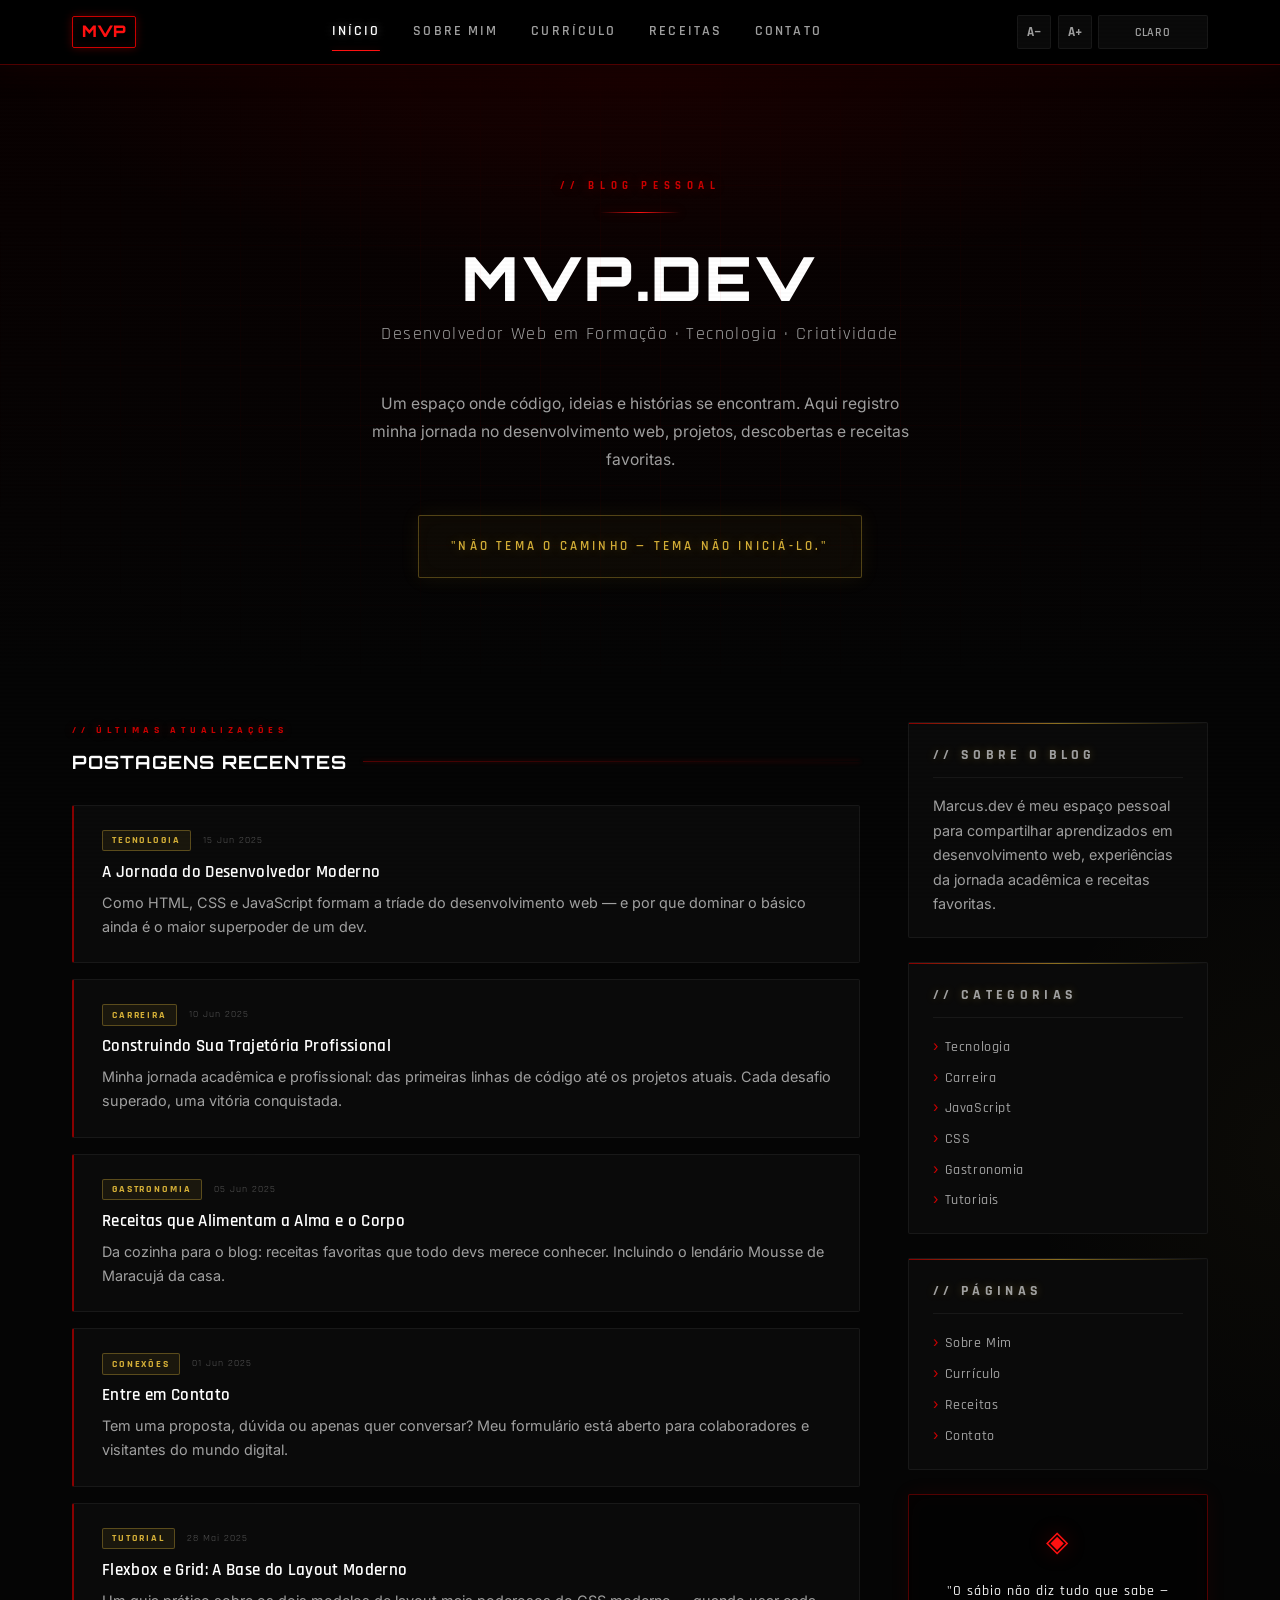
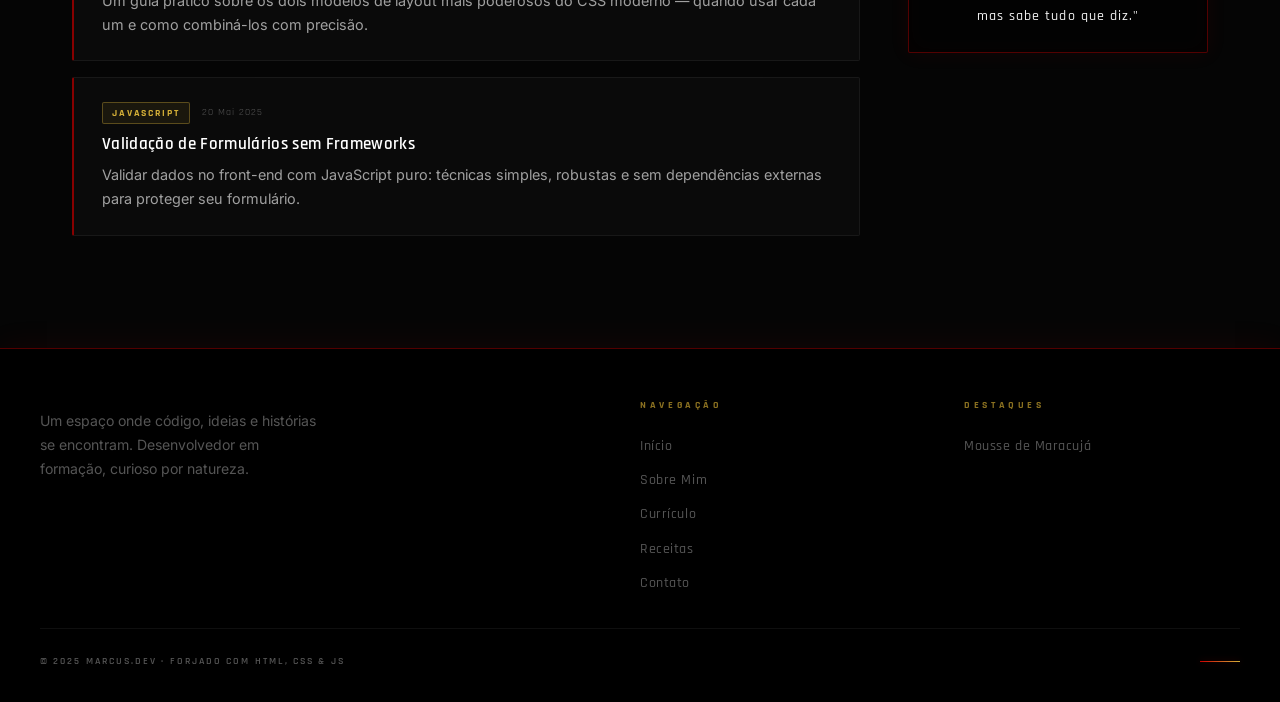
<file: blog pessoal/blog/index.html>
<!DOCTYPE html>
<html lang="pt-BR">
<head>
  <meta charset="UTF-8">
  <meta name="viewport" content="width=device-width, initial-scale=1.0">
  <title>Marcus.dev — Início</title>
  <meta name="description" content="Blog pessoal com textos sobre tecnologia, carreira e muito mais.">
  <link rel="stylesheet" href="css/style.css">
</head>
<body>

  <div id="site-header-placeholder"></div>

  <!-- HERO -->
  <section class="hero">
    <span class="hero-label">// Blog Pessoal</span>
    <div class="hero-line"></div>
    <h1 class="hero-title">MVP.DEV</h1>
    <p class="hero-subtitle">Desenvolvedor Web em Formação · Tecnologia · Criatividade</p>
    <p class="hero-desc">
      Um espaço onde código, ideias e histórias se encontram. Aqui registro minha jornada no desenvolvimento web, projetos, descobertas e receitas favoritas.
    </p>
    <div class="hero-cta-box">
      "Não tema o caminho — tema não iniciá-lo."
    </div>
  </section>

  <!-- CONTEÚDO PRINCIPAL -->
  <main class="page-wrapper">
    <div class="content-grid">

      <!-- FEED DE POSTS -->
      <section>
        <span class="section-eyebrow">// Últimas Atualizações</span>
        <h2 class="section-title">Postagens Recentes</h2>

        <div class="posts-grid">

          <article>
            <a class="post-card" href="about.html">
              <div class="post-meta">
                <span class="post-tag">Tecnologia</span>
                <span class="post-date">15 Jun 2025</span>
              </div>
              <h3>A Jornada do Desenvolvedor Moderno</h3>
              <p>Como HTML, CSS e JavaScript formam a tríade do desenvolvimento web — e por que dominar o básico ainda é o maior superpoder de um dev.</p>
            </a>
          </article>

          <article>
            <a class="post-card" href="curriculum.html">
              <div class="post-meta">
                <span class="post-tag">Carreira</span>
                <span class="post-date">10 Jun 2025</span>
              </div>
              <h3>Construindo Sua Trajetória Profissional</h3>
              <p>Minha jornada acadêmica e profissional: das primeiras linhas de código até os projetos atuais. Cada desafio superado, uma vitória conquistada.</p>
            </a>
          </article>

          <article>
            <a class="post-card" href="receitas.html">
              <div class="post-meta">
                <span class="post-tag">Gastronomia</span>
                <span class="post-date">05 Jun 2025</span>
              </div>
              <h3>Receitas que Alimentam a Alma e o Corpo</h3>
              <p>Da cozinha para o blog: receitas favoritas que todo devs merece conhecer. Incluindo o lendário Mousse de Maracujá da casa.</p>
            </a>
          </article>

          <article>
            <a class="post-card" href="contact.html">
              <div class="post-meta">
                <span class="post-tag">Conexões</span>
                <span class="post-date">01 Jun 2025</span>
              </div>
              <h3>Entre em Contato</h3>
              <p>Tem uma proposta, dúvida ou apenas quer conversar? Meu formulário está aberto para colaboradores e visitantes do mundo digital.</p>
            </a>
          </article>

          <article>
            <a class="post-card" href="#">
              <div class="post-meta">
                <span class="post-tag">Tutorial</span>
                <span class="post-date">28 Mai 2025</span>
              </div>
              <h3>Flexbox e Grid: A Base do Layout Moderno</h3>
              <p>Um guia prático sobre os dois modelos de layout mais poderosos do CSS moderno — quando usar cada um e como combiná-los com precisão.</p>
            </a>
          </article>

          <article>
            <a class="post-card" href="#">
              <div class="post-meta">
                <span class="post-tag">JavaScript</span>
                <span class="post-date">20 Mai 2025</span>
              </div>
              <h3>Validação de Formulários sem Frameworks</h3>
              <p>Validar dados no front-end com JavaScript puro: técnicas simples, robustas e sem dependências externas para proteger seu formulário.</p>
            </a>
          </article>

        </div>
      </section>

      <!-- SIDEBAR -->
      <aside class="sidebar">

        <div class="widget">
          <p class="widget-title">// Sobre o Blog</p>
          <p>Marcus.dev é meu espaço pessoal para compartilhar aprendizados em desenvolvimento web, experiências da jornada acadêmica e receitas favoritas.</p>
        </div>

        <div class="widget">
          <p class="widget-title">// Categorias</p>
          <ul>
            <li><a href="#">Tecnologia</a></li>
            <li><a href="#">Carreira</a></li>
            <li><a href="#">JavaScript</a></li>
            <li><a href="#">CSS</a></li>
            <li><a href="#">Gastronomia</a></li>
            <li><a href="#">Tutoriais</a></li>
          </ul>
        </div>

        <div class="widget">
          <p class="widget-title">// Páginas</p>
          <ul>
            <li><a href="about.html">Sobre Mim</a></li>
            <li><a href="curriculum.html">Currículo</a></li>
            <li><a href="receitas.html">Receitas</a></li>
            <li><a href="contact.html">Contato</a></li>
          </ul>
        </div>

        <div class="neon-quote">
          <span class="quote-icon">◈</span>
          <em>"O sábio não diz tudo que sabe — mas sabe tudo que diz."</em>
        </div>

      </aside>

    </div>
  </main>

  <div id="site-footer-placeholder"></div>

  <script src="js/components.js"></script>
  <script src="js/script.js"></script>
</body>
</html>
</file>
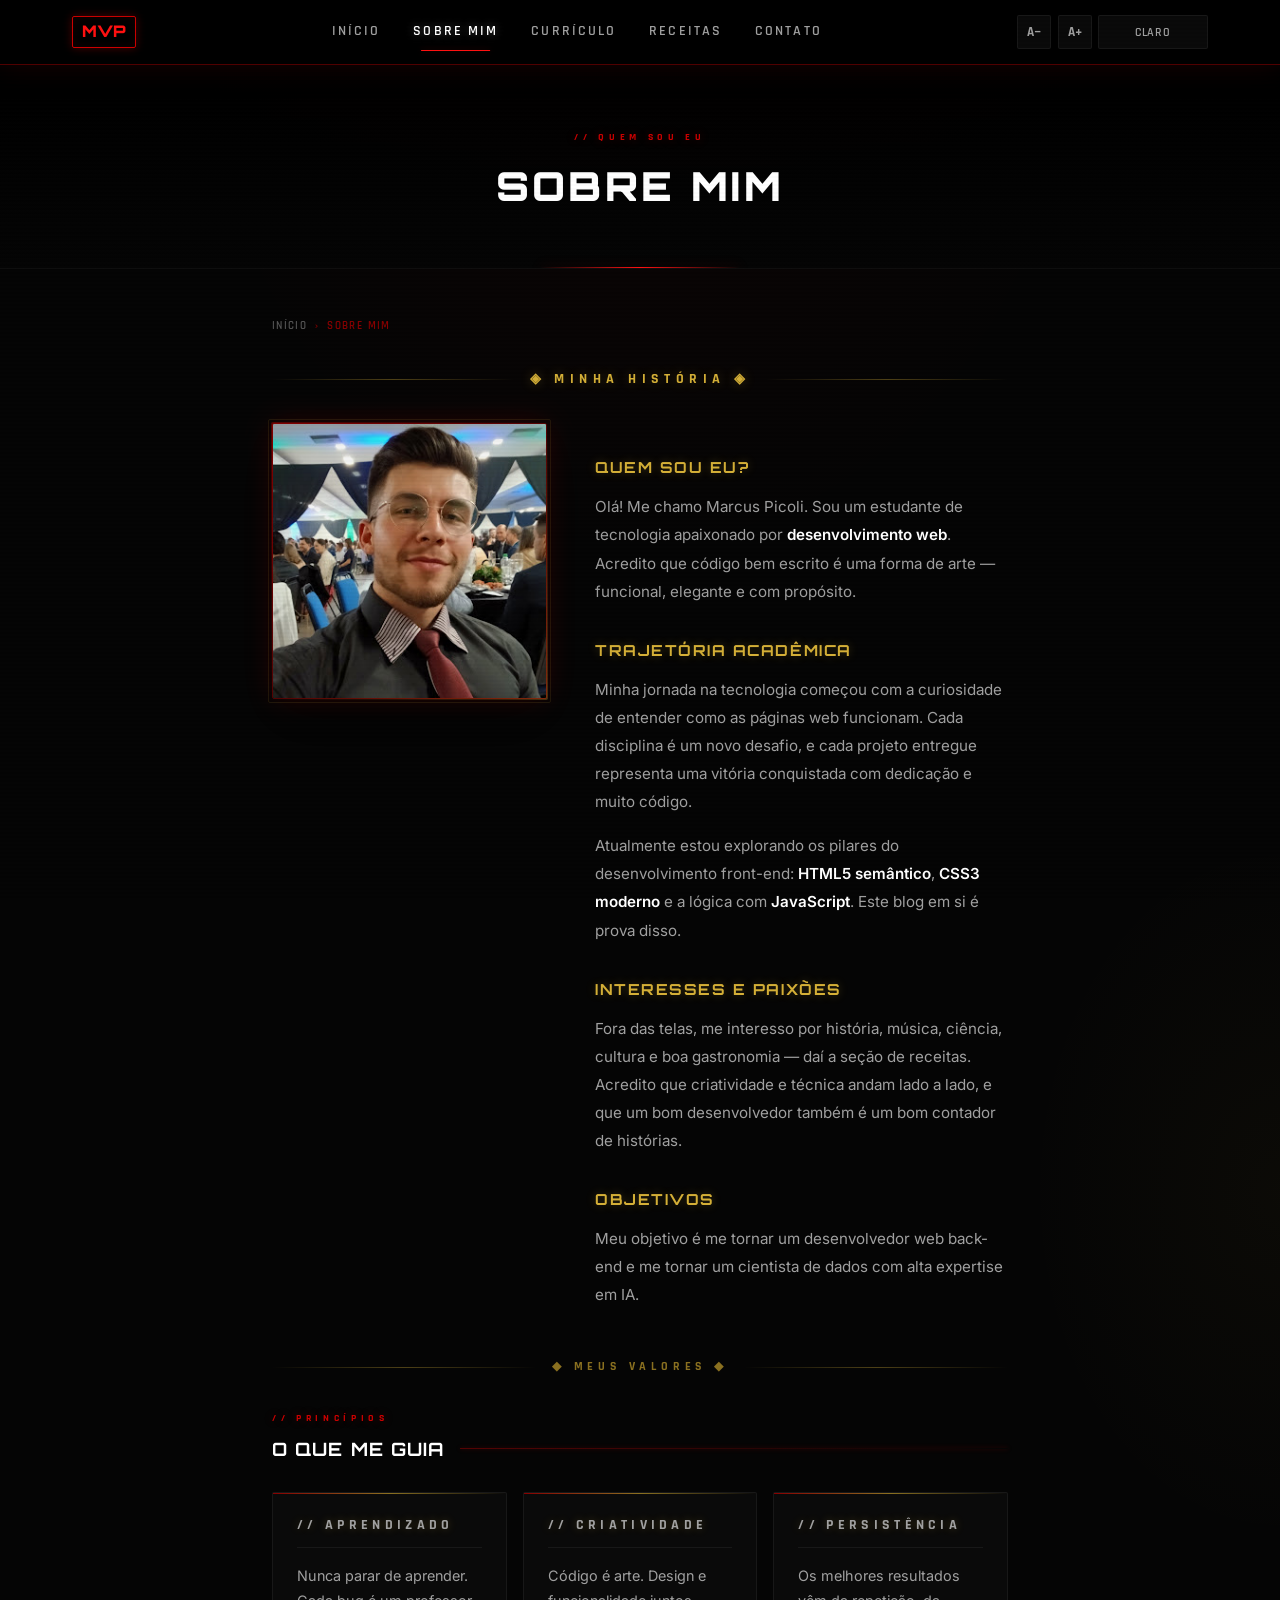
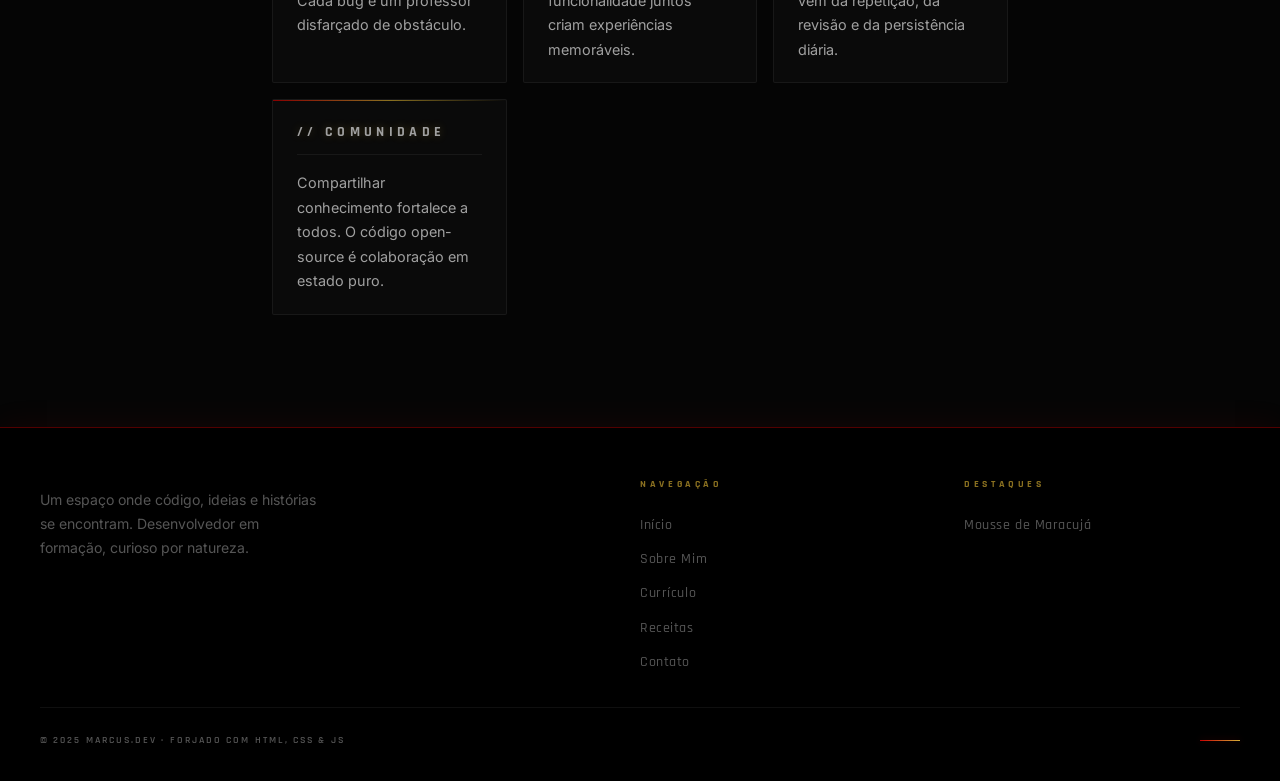
<file: blog pessoal/blog/about.html>
<!DOCTYPE html>
<html lang="pt-BR">
<head>
  <meta charset="UTF-8">
  <meta name="viewport" content="width=device-width, initial-scale=1.0">
  <title>Sobre Mim — Marcus.dev</title>
  <link rel="stylesheet" href="css/style.css">
</head>
<body>

  <div id="site-header-placeholder"></div>

  <div class="page-hero">
    <span class="section-eyebrow">// Quem sou eu</span>
    <h1>Sobre Mim</h1>
  </div>

  <main class="single-content">

    <nav class="breadcrumb" aria-label="Caminho">
      <a href="index.html">Início</a>
      <span>›</span>
      <span>Sobre Mim</span>
    </nav>

    <div class="neon-divider large">◈ Minha História ◈</div>

    <div class="about-grid">

      <!-- IMAGEM -->
      <div class="about-image-wrapper">
        <img src="assets/profile.jpg" alt="Foto de perfil de Marcus">
      </div>

      <!-- TEXTO -->
      <div class="about-text prose">
        <h2>Quem sou eu?</h2>
        <p>
          Olá! Me chamo Marcus Picoli. Sou um estudante de tecnologia apaixonado por <strong>desenvolvimento web</strong>.
          Acredito que código bem escrito é uma forma de arte — funcional, elegante e com propósito.
        </p>

        <h2>Trajetória Acadêmica</h2>
        <p>
          Minha jornada na tecnologia começou com a curiosidade de entender como as páginas
          web funcionam. Cada disciplina é um novo desafio, e cada projeto entregue representa
          uma vitória conquistada com dedicação e muito código.
        </p>
        <p>
          Atualmente estou explorando os pilares do desenvolvimento front-end:
          <strong>HTML5 semântico</strong>, <strong>CSS3 moderno</strong> e a lógica com
          <strong>JavaScript</strong>. Este blog em si é prova disso.
        </p>

        <h2>Interesses e Paixões</h2>
        <p>
          Fora das telas, me interesso por história, música, ciência, cultura e boa gastronomia — daí a seção
          de receitas. Acredito que criatividade e técnica andam lado a lado, e que um bom
          desenvolvedor também é um bom contador de histórias.
        </p>

        <h2>Objetivos</h2>
        <p>
          Meu objetivo é me tornar um desenvolvedor web back-end e me tornar um cientista de dados com alta expertise em IA.
        </p>
      </div>

    </div>

    <div class="neon-divider">◆ Meus Valores ◆</div>

    <!-- VALORES -->
    <section style="margin-top:2rem;">
      <span class="section-eyebrow">// Princípios</span>
      <h2 class="section-title">O Que Me Guia</h2>

      <div style="display:grid;grid-template-columns:repeat(auto-fit,minmax(200px,1fr));gap:1rem;margin-top:1rem;">

        <div class="widget">
          <p class="widget-title">// Aprendizado</p>
          <p>Nunca parar de aprender. Cada bug é um professor disfarçado de obstáculo.</p>
        </div>

        <div class="widget">
          <p class="widget-title">// Criatividade</p>
          <p>Código é arte. Design e funcionalidade juntos criam experiências memoráveis.</p>
        </div>

        <div class="widget">
          <p class="widget-title">// Persistência</p>
          <p>Os melhores resultados vêm da repetição, da revisão e da persistência diária.</p>
        </div>

        <div class="widget">
          <p class="widget-title">// Comunidade</p>
          <p>Compartilhar conhecimento fortalece a todos. O código open-source é colaboração em estado puro.</p>
        </div>

      </div>
    </section>

  </main>

  <div id="site-footer-placeholder"></div>

  <script src="js/components.js"></script>
  <script src="js/script.js"></script>
</body>
</html>
</file>
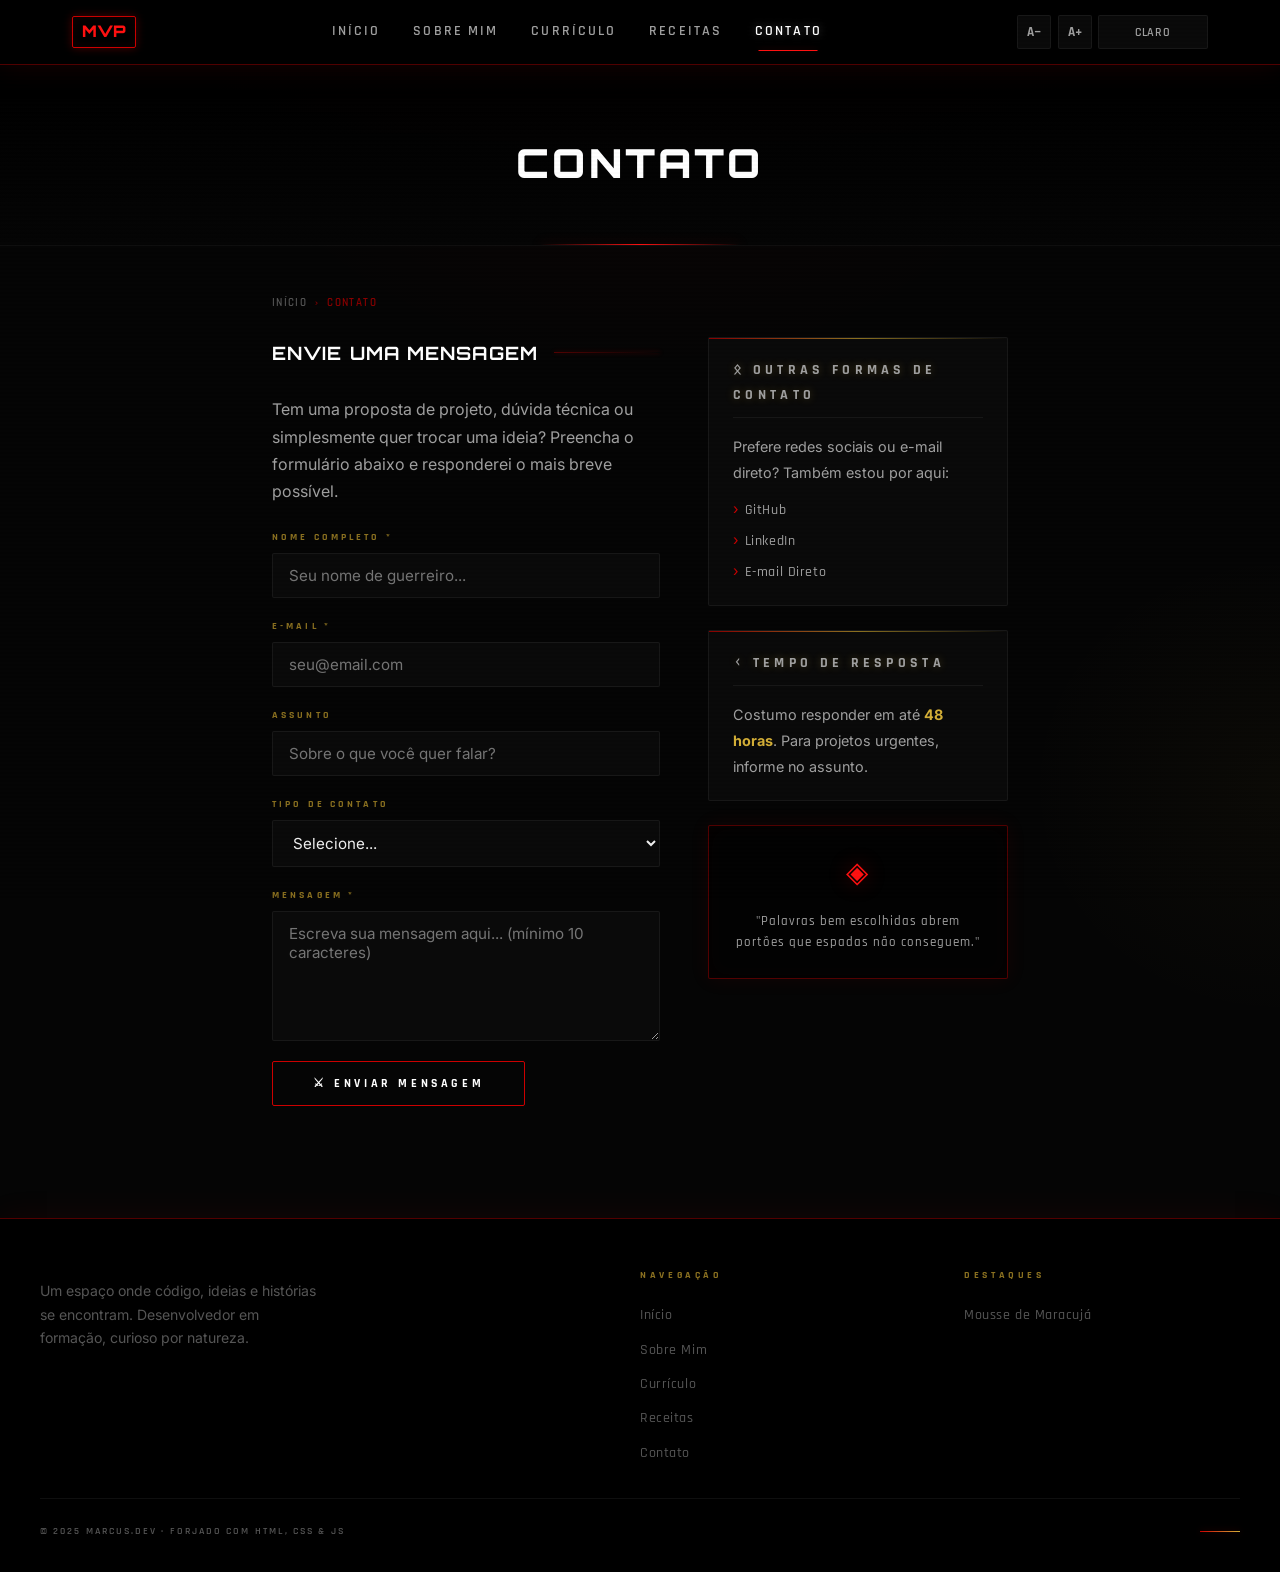
<file: blog pessoal/blog/contact.html>
<!DOCTYPE html>
<html lang="pt-BR">
<head>
  <meta charset="UTF-8">
  <meta name="viewport" content="width=device-width, initial-scale=1.0">
  <title>Contato — MVP.dev</title>
  <link rel="stylesheet" href="css/style.css">
</head>
<body>

  <div id="site-header-placeholder"></div>

  <div class="page-hero">
    <h1>Contato</h1>
  </div>

  <main class="single-content">

    <nav class="breadcrumb" aria-label="Caminho">
      <a href="index.html">Início</a>
      <span>›</span>
      <span>Contato</span>
    </nav>



    <div class="content-grid" style="margin-top:0;">

      <section>
        
        <h2 class="section-title">Envie uma Mensagem</h2>

        <p class="prose" style="margin-bottom:1.5rem;">
          <span style="color:var(--text-secondary);">
            Tem uma proposta de projeto, dúvida técnica ou simplesmente quer trocar uma ideia?
            Preencha o formulário abaixo e responderei o mais breve possível.
          </span>
        </p>

        <!-- FORMULÁRIO -->
        <form id="contact-form" class="contact-form" novalidate>

          <div class="form-group">
            <label for="field-name">Nome Completo *</label>
            <input
              type="text"
              id="field-name"
              name="nome"
              placeholder="Seu nome de guerreiro..."
              autocomplete="name"
            >
            <span class="error-msg" id="err-name">⚠ Por favor, informe seu nome (mínimo 2 caracteres).</span>
          </div>

          <div class="form-group">
            <label for="field-email">E-mail *</label>
            <input
              type="email"
              id="field-email"
              name="email"
              placeholder="seu@email.com"
              autocomplete="email"
            >
            <span class="error-msg" id="err-email">⚠ Insira um endereço de e-mail válido.</span>
          </div>

          <div class="form-group">
            <label for="field-subject">Assunto</label>
            <input
              type="text"
              id="field-subject"
              name="assunto"
              placeholder="Sobre o que você quer falar?"
            >
          </div>

          <div class="form-group">
            <label for="field-type">Tipo de Contato</label>
            <select id="field-type" name="tipo">
              <option value="">Selecione...</option>
              <option value="projeto">Proposta de Projeto</option>
              <option value="duvida">Dúvida Técnica</option>
              <option value="colaboracao">Colaboração</option>
              <option value="outro">Outro</option>
            </select>
          </div>

          <div class="form-group">
            <label for="field-msg">Mensagem *</label>
            <textarea
              id="field-msg"
              name="mensagem"
              placeholder="Escreva sua mensagem aqui... (mínimo 10 caracteres)"
            ></textarea>
            <span class="error-msg" id="err-msg">⚠ Sua mensagem precisa ter ao menos 10 caracteres.</span>
          </div>

          <button type="submit" class="btn-submit"><span>
            ⚔ Enviar Mensagem
          </button>

        </form>

        <div class="form-success" id="form-success">
          ᚢᚦᚱ — Mensagem recebida com sucesso! Responderei em breve, guerreiro.
        </div>

      </section>

      <!-- SIDEBAR INFO -->
      <aside class="sidebar">

        <div class="widget">
          <p class="widget-title">ᛟ Outras Formas de Contato</p>
          <p style="font-size:0.9rem;color:var(--text-secondary);line-height:1.8;">
            Prefere redes sociais ou e-mail direto? Também estou por aqui:
          </p>
          <ul style="margin-top:0.75rem;">
            <li><a href="#">GitHub</a></li>
            <li><a href="#">LinkedIn</a></li>
            <li><a href="#">E-mail Direto</a></li>
          </ul>
        </div>

        <div class="widget">
          <p class="widget-title">ᚲ Tempo de Resposta</p>
          <p style="font-size:0.9rem;color:var(--text-secondary);line-height:1.8;">
            Costumo responder em até <strong style="color:var(--gold);">48 horas</strong>.
            Para projetos urgentes, informe no assunto.
          </p>
        </div>

        <div class="neon-quote">
          <span class="quote-icon">◈</span>
          "Palavras bem escolhidas abrem portões que espadas não conseguem."
        </div>

      </aside>

    </div>

  </main>

  <div id="site-footer-placeholder"></div>

  <script src="js/components.js"></script>
  <script src="js/script.js"></script>
</body>
</html>
</file>
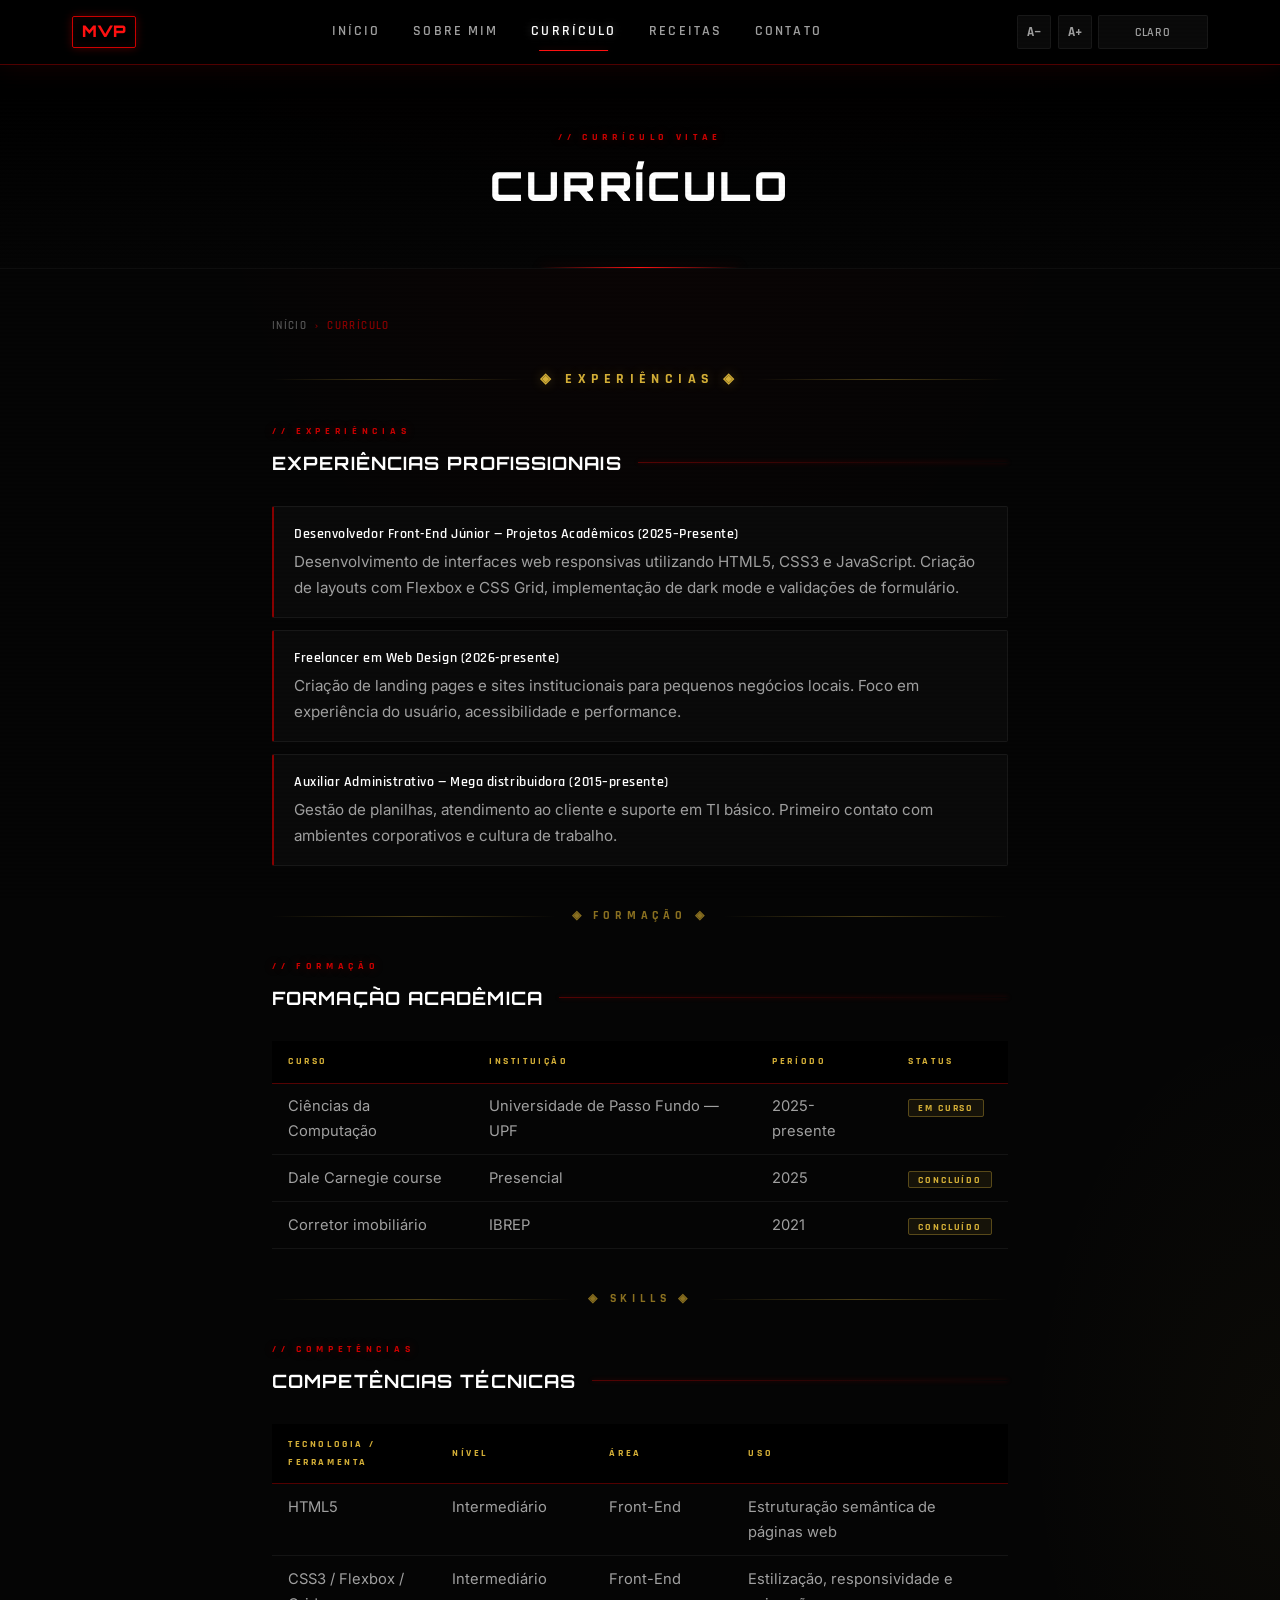
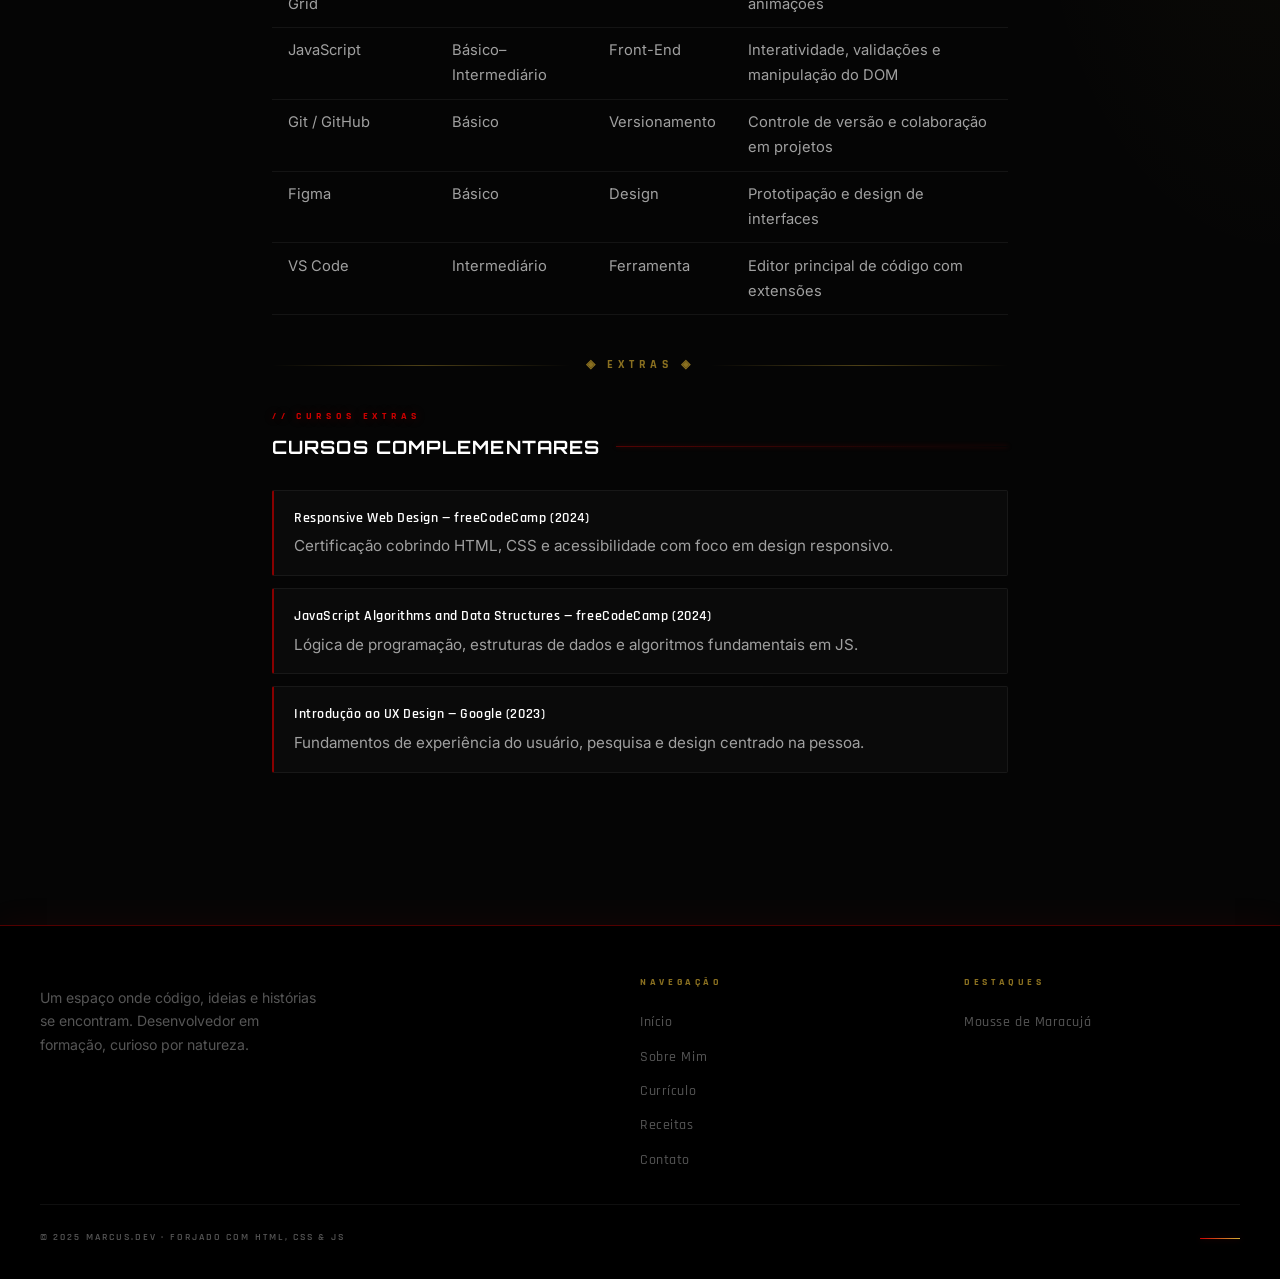
<file: blog pessoal/blog/curriculum.html>
<!DOCTYPE html>
<html lang="pt-BR">
<head>
  <meta charset="UTF-8">
  <meta name="viewport" content="width=device-width, initial-scale=1.0">
  <title>Currículo — Marcus.dev</title>
  <link rel="stylesheet" href="css/style.css">
</head>
<body>

  <div id="site-header-placeholder"></div>

  <div class="page-hero">
    <span class="section-eyebrow">// Currículo Vitae</span>
    <h1>Currículo</h1>
  </div>

  <main class="single-content">

    <nav class="breadcrumb" aria-label="Caminho">
      <a href="index.html">Início</a>
      <span>›</span>
      <span>Currículo</span>
    </nav>

    <!-- EXPERIÊNCIAS -->
    <section class="cv-section">
      <div class="neon-divider large">◈ Experiências ◈</div>
      <span class="section-eyebrow">// Experiências</span>
      <h2 class="section-title">Experiências Profissionais</h2>

      <ul class="cv-list">
        <li>
          <strong>Desenvolvedor Front-End Júnior — Projetos Acadêmicos (2025–Presente)</strong>
          Desenvolvimento de interfaces web responsivas utilizando HTML5, CSS3 e JavaScript.
          Criação de layouts com Flexbox e CSS Grid, implementação de dark mode e validações de formulário.
        </li>
        <li>
          <strong>Freelancer em Web Design (2026-presente)</strong>
          Criação de landing pages e sites institucionais para pequenos negócios locais.
          Foco em experiência do usuário, acessibilidade e performance.
        </li>
        <li>
          <strong>Auxiliar Administrativo — Mega distribuidora (2015–presente)</strong>
          Gestão de planilhas, atendimento ao cliente e suporte em TI básico. Primeiro contato
          com ambientes corporativos e cultura de trabalho.
        </li>
      </ul>
    </section>

    <!-- FORMAÇÃO -->
    <section class="cv-section">
      <div class="neon-divider">◈ Formação ◈</div>
      <span class="section-eyebrow">// Formação</span>
      <h2 class="section-title">Formação Acadêmica</h2>

      <table class="cv-table" role="table" aria-label="Formação acadêmica">
        <thead>
          <tr>
            <th scope="col">Curso</th>
            <th scope="col">Instituição</th>
            <th scope="col">Período</th>
            <th scope="col">Status</th>
          </tr>
        </thead>
        <tbody>
          <tr>
            <td>Ciências da Computação</td>
            <td>Universidade de Passo Fundo — UPF</td>
            <td>2025-presente</td>
            <td><span class="post-tag">Em Curso</span></td>
          </tr>
          <tr>
            <td>Dale Carnegie course</td>
            <td>Presencial</td>
            <td>2025</td>
            <td><span class="post-tag">Concluído</span></td>
          </tr>
          <tr>
            <td>Corretor imobiliário</td>
            <td>IBREP</td>
            <td>2021</td>
            <td><span class="post-tag">Concluído</span></td>
          </tr>
        </tbody>
      </table>
    </section>

    <!-- COMPETÊNCIAS -->
    <section class="cv-section">
      <div class="neon-divider">◈ Skills ◈</div>
      <span class="section-eyebrow">// Competências</span>
      <h2 class="section-title">Competências Técnicas</h2>

      <table class="cv-table" role="table" aria-label="Competências técnicas">
        <thead>
          <tr>
            <th scope="col">Tecnologia / Ferramenta</th>
            <th scope="col">Nível</th>
            <th scope="col">Área</th>
            <th scope="col">Uso</th>
          </tr>
        </thead>
        <tbody>
          <tr>
            <td>HTML5</td>
            <td>Intermediário</td>
            <td>Front-End</td>
            <td>Estruturação semântica de páginas web</td>
          </tr>
          <tr>
            <td>CSS3 / Flexbox / Grid</td>
            <td>Intermediário</td>
            <td>Front-End</td>
            <td>Estilização, responsividade e animações</td>
          </tr>
          <tr>
            <td>JavaScript</td>
            <td>Básico–Intermediário</td>
            <td>Front-End</td>
            <td>Interatividade, validações e manipulação do DOM</td>
          </tr>
          <tr>
            <td>Git / GitHub</td>
            <td>Básico</td>
            <td>Versionamento</td>
            <td>Controle de versão e colaboração em projetos</td>
          </tr>
          <tr>
            <td>Figma</td>
            <td>Básico</td>
            <td>Design</td>
            <td>Prototipação e design de interfaces</td>
          </tr>
          <tr>
            <td>VS Code</td>
            <td>Intermediário</td>
            <td>Ferramenta</td>
            <td>Editor principal de código com extensões</td>
          </tr>
        </tbody>
      </table>
    </section>

    <!-- CURSOS COMPLEMENTARES -->
    <section class="cv-section">
      <div class="neon-divider">◈ Extras ◈</div>
      <span class="section-eyebrow">// Cursos Extras</span>
      <h2 class="section-title">Cursos Complementares</h2>

      <ul class="cv-list">
        <li>
          <strong>Responsive Web Design — freeCodeCamp (2024)</strong>
          Certificação cobrindo HTML, CSS e acessibilidade com foco em design responsivo.
        </li>
        <li>
          <strong>JavaScript Algorithms and Data Structures — freeCodeCamp (2024)</strong>
          Lógica de programação, estruturas de dados e algoritmos fundamentais em JS.
        </li>
        <li>
          <strong>Introdução ao UX Design — Google (2023)</strong>
          Fundamentos de experiência do usuário, pesquisa e design centrado na pessoa.
        </li>
      </ul>
    </section>

  </main>

  <div id="site-footer-placeholder"></div>

  <script src="js/components.js"></script>
  <script src="js/script.js"></script>
</body>
</html>
</file>
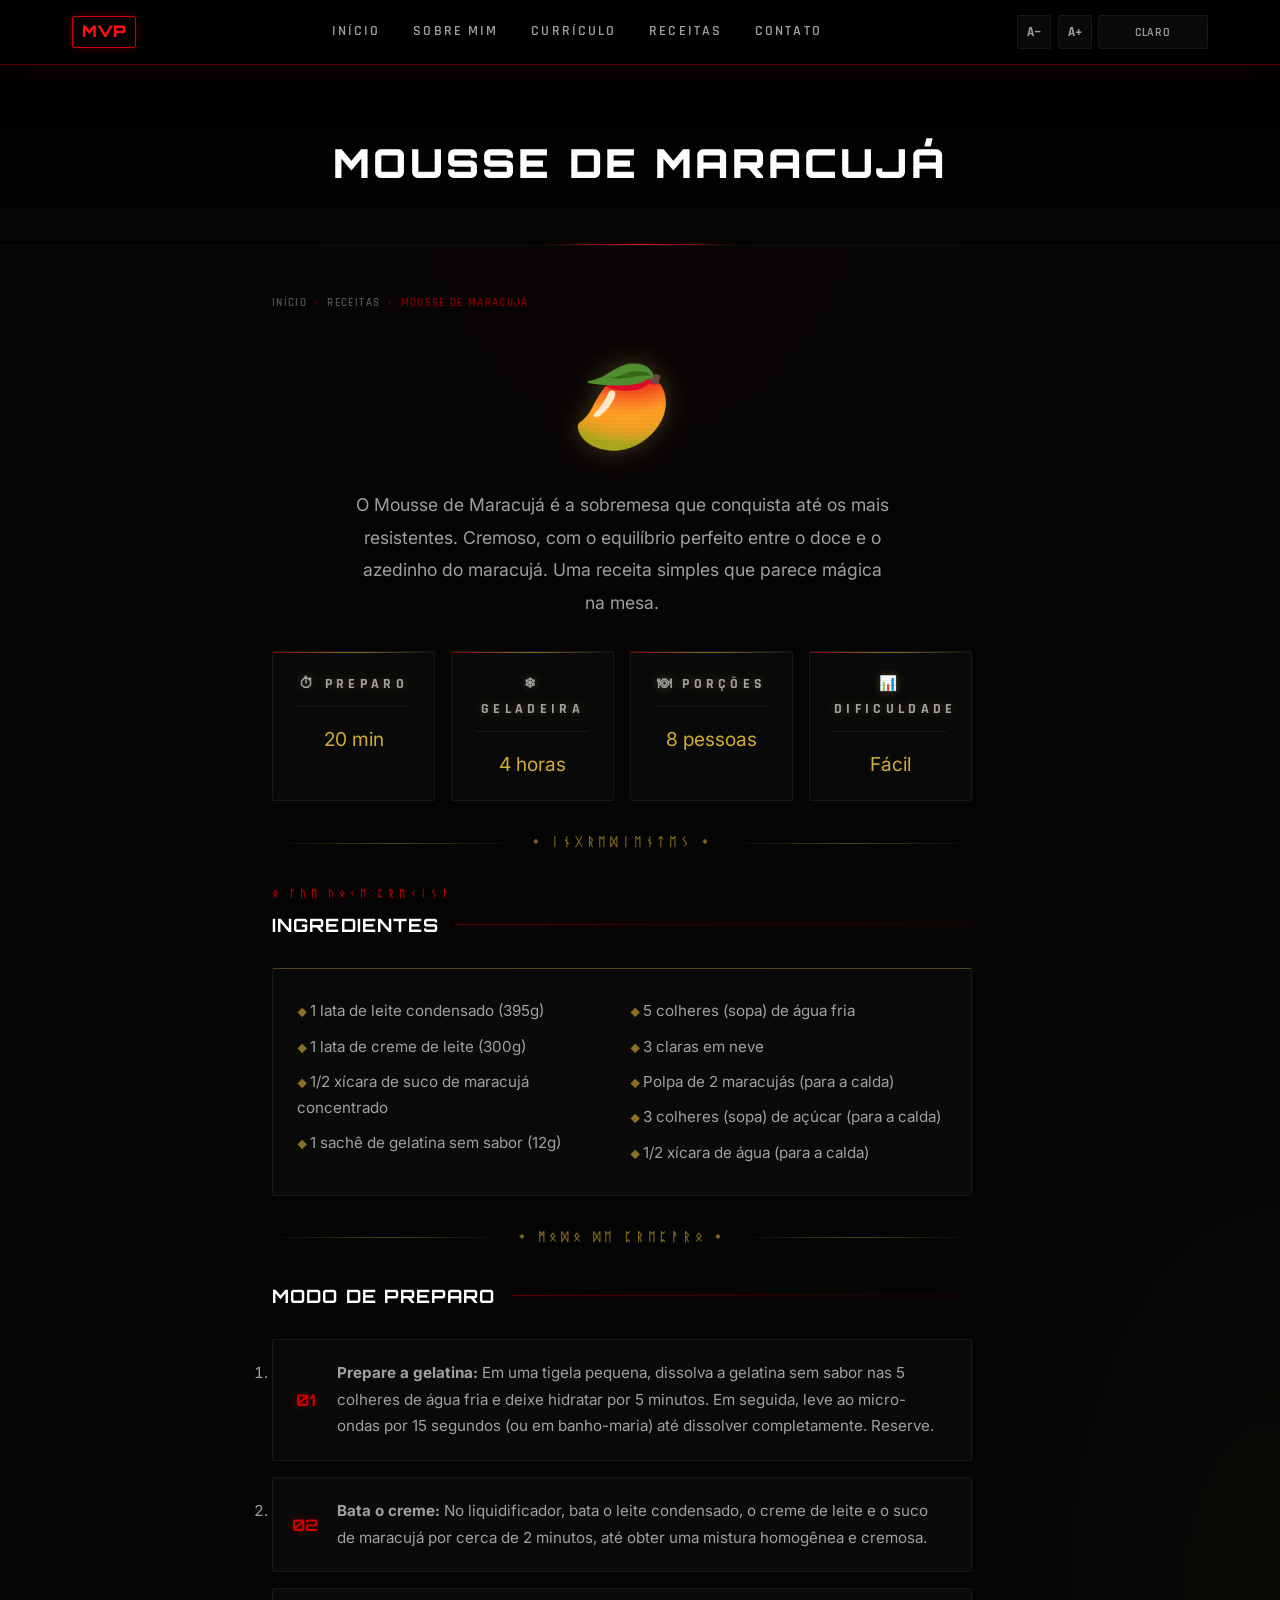
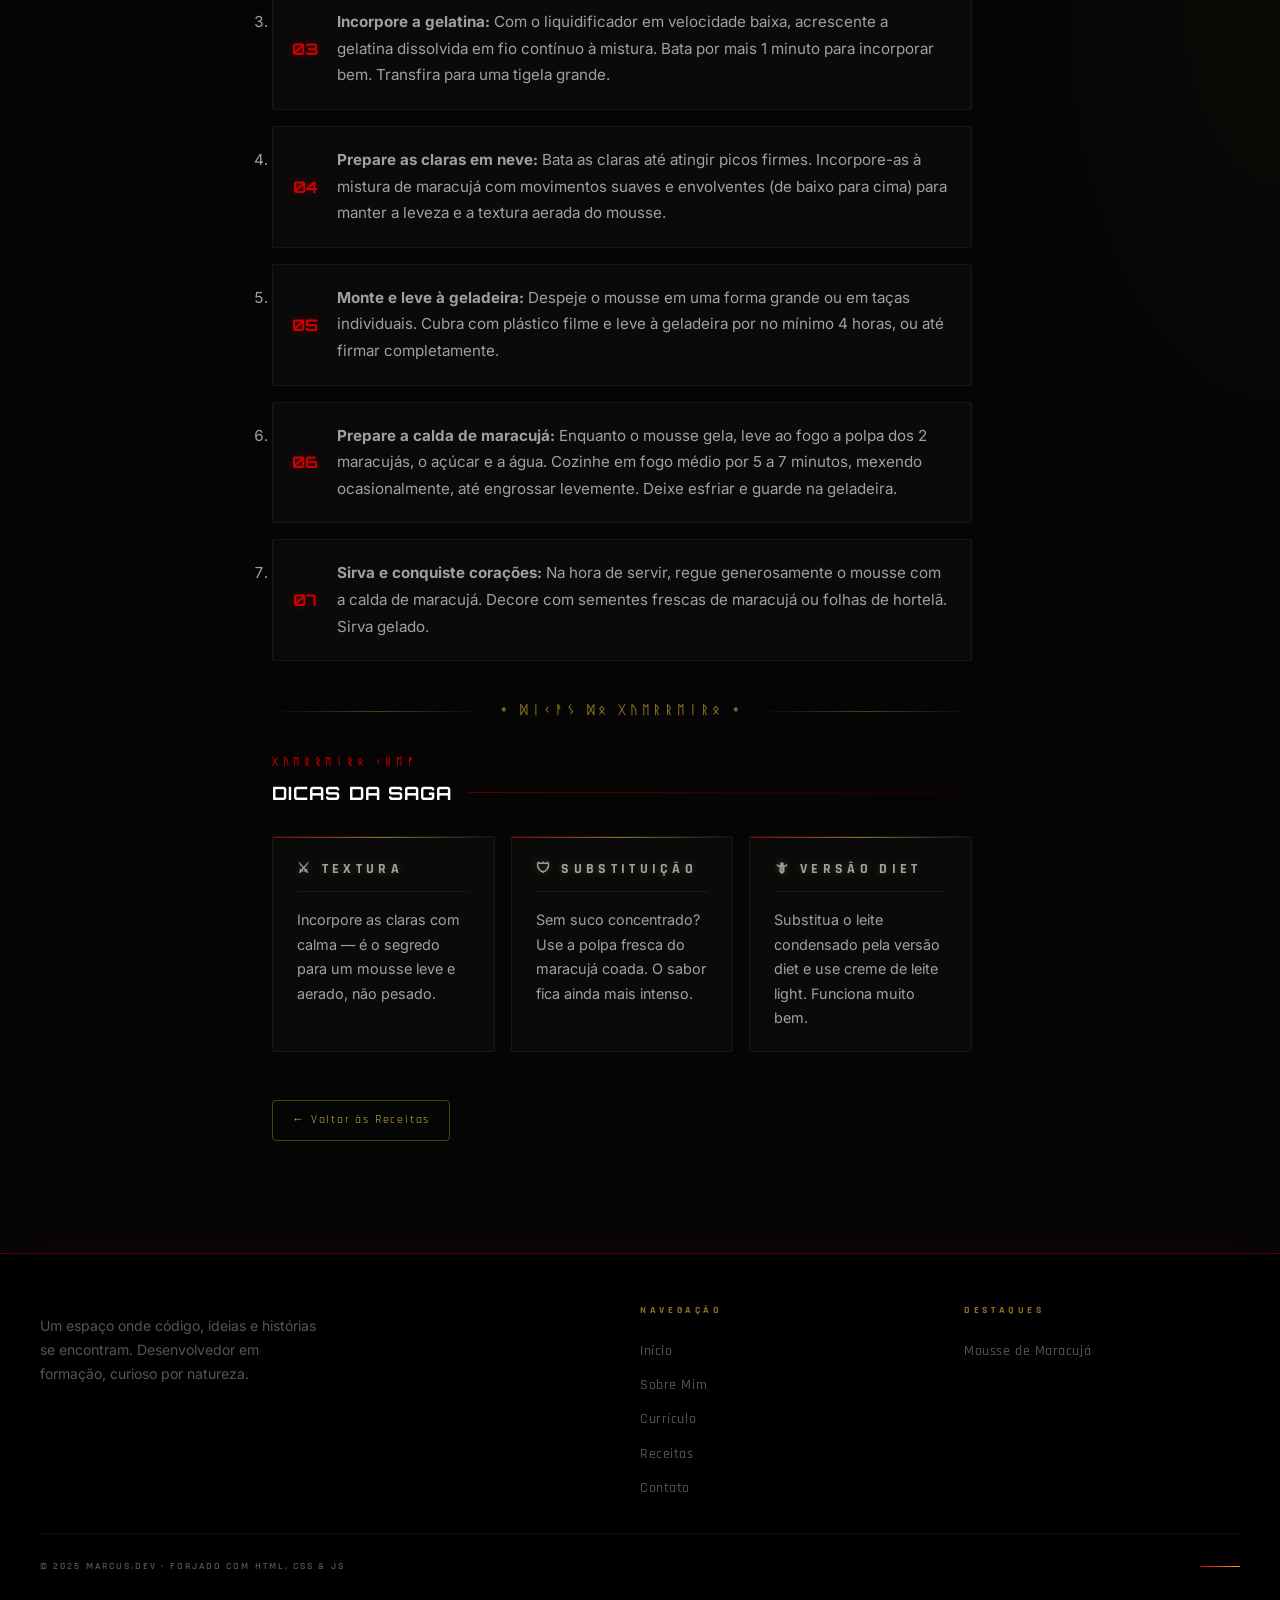
<file: blog pessoal/blog/receitas-mousse.html>
<!DOCTYPE html>
<html lang="pt-BR">
<head>
  <meta charset="UTF-8">
  <meta name="viewport" content="width=device-width, initial-scale=1.0">
  <title>Mousse de Maracujá — Marcus.dev</title>
  <link rel="stylesheet" href="css/style.css">
</head>
<body>

  <div id="site-header-placeholder"></div>

  <div class="page-hero">
    
    <h1>Mousse de Maracujá</h1>
  </div>

  <main class="single-content">

    <nav class="breadcrumb" aria-label="Caminho">
      <a href="index.html">Início</a>
      <span>›</span>
      <a href="receitas.html">Receitas</a>
      <span>›</span>
      <span>Mousse de Maracujá</span>
    </nav>

    <article class="recipe-full">


      <!-- INTRO -->
      <header style="margin-bottom:2rem;">
        <div style="font-size:5rem;text-align:center;margin-bottom:1rem;filter:drop-shadow(0 0 12px rgba(200,168,75,0.3))">🥭</div>
        <p style="font-size:1.1rem;color:var(--text-secondary);line-height:1.85;text-align:center;max-width:540px;margin:0 auto;">
          O Mousse de Maracujá é a sobremesa que conquista até os mais resistentes.
          Cremoso, com o equilíbrio perfeito entre o doce e o azedinho do maracujá.
          Uma receita simples que parece mágica na mesa.
        </p>
      </header>

      <!-- INFORMAÇÕES DA RECEITA -->
      <div style="display:grid;grid-template-columns:repeat(auto-fit,minmax(130px,1fr));gap:1rem;margin-bottom:2rem;">
        <div class="widget" style="text-align:center;">
          <p class="widget-title">⏱ Preparo</p>
          <p style="font-size:1.2rem;color:var(--gold);">20 min</p>
        </div>
        <div class="widget" style="text-align:center;">
          <p class="widget-title">❄ Geladeira</p>
          <p style="font-size:1.2rem;color:var(--gold);">4 horas</p>
        </div>
        <div class="widget" style="text-align:center;">
          <p class="widget-title">🍽 Porções</p>
          <p style="font-size:1.2rem;color:var(--gold);">8 pessoas</p>
        </div>
        <div class="widget" style="text-align:center;">
          <p class="widget-title">📊 Dificuldade</p>
          <p style="font-size:1.2rem;color:var(--gold);">Fácil</p>
        </div>
      </div>

      <!-- INGREDIENTES -->
      <section>
        <div class="neon-divider">᛭ ᛁᚾᚷᚱᛖᛞᛁᛖᚾᛏᛖᛊ ᛭</div>
        <span class="section-eyebrow">ᛟ ᚴᚢᛖ ᚢᛟᚲᛖ ᛈᚱᛖᚲᛁᛊᚨ</span>
        <h2 class="section-title">Ingredientes</h2>

        <div class="recipe-ingredients">
          <ul>
            <li>1 lata de leite condensado (395g)</li>
            <li>1 lata de creme de leite (300g)</li>
            <li>1/2 xícara de suco de maracujá concentrado</li>
            <li>1 sachê de gelatina sem sabor (12g)</li>
            <li>5 colheres (sopa) de água fria</li>
            <li>3 claras em neve</li>
            <li>Polpa de 2 maracujás (para a calda)</li>
            <li>3 colheres (sopa) de açúcar (para a calda)</li>
            <li>1/2 xícara de água (para a calda)</li>
          </ul>
        </div>
      </section>

      <!-- MODO DE PREPARO -->
      <section>
        <div class="neon-divider">᛭ ᛗᛟᛞᛟ ᛞᛖ ᛈᚱᛖᛈᚨᚱᛟ ᛭</div>
        
        <h2 class="section-title">Modo de Preparo</h2>

        <ol class="recipe-steps">

          <li class="recipe-step">
            <strong>Prepare a gelatina:</strong>
            Em uma tigela pequena, dissolva a gelatina sem sabor nas 5 colheres de água fria
            e deixe hidratar por 5 minutos. Em seguida, leve ao micro-ondas por 15 segundos
            (ou em banho-maria) até dissolver completamente. Reserve.
          </li>

          <li class="recipe-step">
            <strong>Bata o creme:</strong>
            No liquidificador, bata o leite condensado, o creme de leite e o suco de maracujá
            por cerca de 2 minutos, até obter uma mistura homogênea e cremosa.
          </li>

          <li class="recipe-step">
            <strong>Incorpore a gelatina:</strong>
            Com o liquidificador em velocidade baixa, acrescente a gelatina dissolvida em fio
            contínuo à mistura. Bata por mais 1 minuto para incorporar bem. Transfira para
            uma tigela grande.
          </li>

          <li class="recipe-step">
            <strong>Prepare as claras em neve:</strong>
            Bata as claras até atingir picos firmes. Incorpore-as à mistura de maracujá com
            movimentos suaves e envolventes (de baixo para cima) para manter a leveza e
            a textura aerada do mousse.
          </li>

          <li class="recipe-step">
            <strong>Monte e leve à geladeira:</strong>
            Despeje o mousse em uma forma grande ou em taças individuais. Cubra com plástico
            filme e leve à geladeira por no mínimo 4 horas, ou até firmar completamente.
          </li>

          <li class="recipe-step">
            <strong>Prepare a calda de maracujá:</strong>
            Enquanto o mousse gela, leve ao fogo a polpa dos 2 maracujás, o açúcar e a água.
            Cozinhe em fogo médio por 5 a 7 minutos, mexendo ocasionalmente, até engrossar
            levemente. Deixe esfriar e guarde na geladeira.
          </li>

          <li class="recipe-step">
            <strong>Sirva e conquiste corações:</strong>
            Na hora de servir, regue generosamente o mousse com a calda de maracujá.
            Decore com sementes frescas de maracujá ou folhas de hortelã. Sirva gelado.
          </li>

        </ol>
      </section>

      <!-- DICAS -->
      <section style="margin-top:2.5rem;">
        <div class="neon-divider">᛭ ᛞᛁᚲᚨᛊ ᛞᛟ ᚷᚢᛖᚱᚱᛖᛁᚱᛟ ᛭</div>
        <span class="section-eyebrow">ᚷᚢᛖᚱᚱᛖᛁᚱᛟ ᚲᚺᛖᚠ</span>
        <h2 class="section-title">Dicas da Saga</h2>

        <div style="display:grid;grid-template-columns:repeat(auto-fit,minmax(220px,1fr));gap:1rem;">

          <div class="widget">
            <p class="widget-title">⚔ Textura</p>
            <p>Incorpore as claras com calma — é o segredo para um mousse leve e aerado, não pesado.</p>
          </div>

          <div class="widget">
            <p class="widget-title">🛡 Substituição</p>
            <p>Sem suco concentrado? Use a polpa fresca do maracujá coada. O sabor fica ainda mais intenso.</p>
          </div>

          <div class="widget">
            <p class="widget-title">🗡 Versão Diet</p>
            <p>Substitua o leite condensado pela versão diet e use creme de leite light. Funciona muito bem.</p>
          </div>

        </div>
      </section>

      <!-- NAVEGAÇÃO -->
      <div style="display:flex;gap:1rem;margin-top:3rem;flex-wrap:wrap;">
        <a href="receitas.html" style="font-family:var(--font-heading);font-size:0.75rem;letter-spacing:0.15em;color:var(--gold);text-decoration:none;border:1px solid var(--border-gold);padding:0.6rem 1.2rem;border-radius:4px;transition:all 0.2s;" onmouseover="this.style.background='rgba(200,168,75,0.1)'" onmouseout="this.style.background='transparent'">
          ← Voltar às Receitas
        </a>
      </div>

    </article>

  </main>

  <div id="site-footer-placeholder"></div>

  <script src="js/components.js"></script>
  <script src="js/script.js"></script>
</body>
</html>
</file>
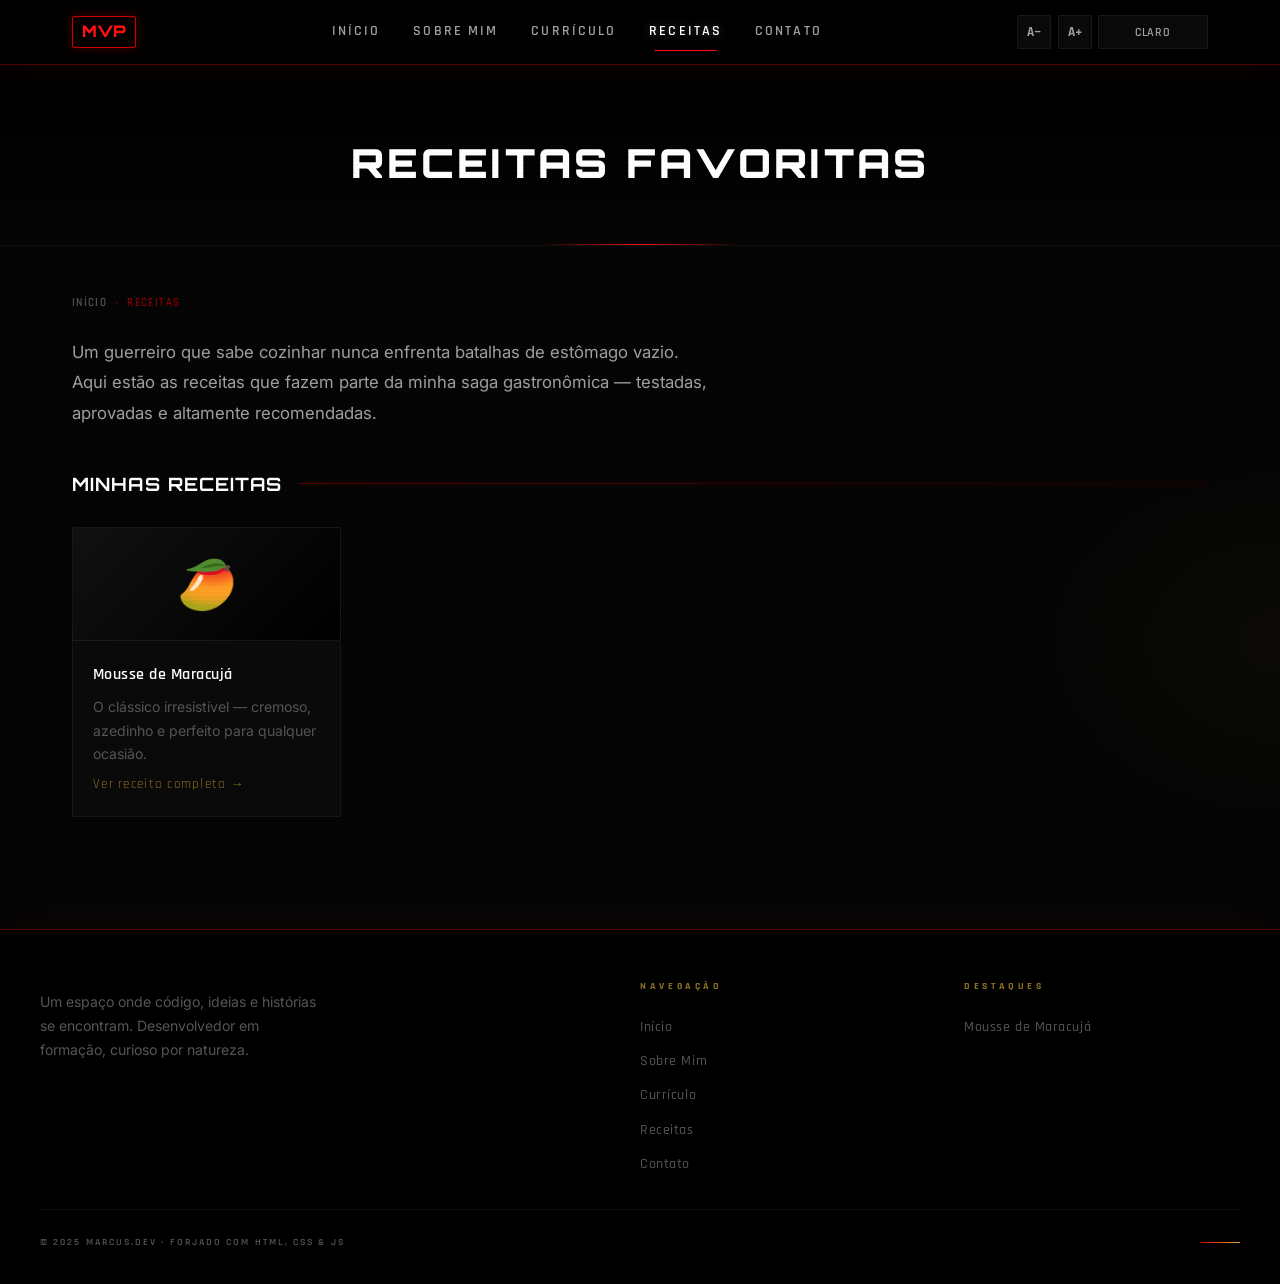
<file: blog pessoal/blog/receitas.html>
<!DOCTYPE html>
<html lang="pt-BR">
<head>
  <meta charset="UTF-8">
  <meta name="viewport" content="width=device-width, initial-scale=1.0">
  <title>Receitas Favoritas — Marcus.dev</title>
  <link rel="stylesheet" href="css/style.css">
</head>
<body>

  <div id="site-header-placeholder"></div>

  <div class="page-hero">
    
    <h1>Receitas Favoritas</h1>
  </div>

  <main class="page-wrapper">

    <nav class="breadcrumb" aria-label="Caminho">
      <a href="index.html">Início</a>
      <span>›</span>
      <span>Receitas</span>
    </nav>

    <p style="font-size:1.05rem;color:var(--text-secondary);max-width:640px;margin-bottom:2.5rem;line-height:1.8;">
      Um guerreiro que sabe cozinhar nunca enfrenta batalhas de estômago vazio. Aqui estão
      as receitas que fazem parte da minha saga gastronômica — testadas, aprovadas e
      altamente recomendadas.
    </p>

    <h2 class="section-title">Minhas Receitas</h2>

    <div class="recipes-grid">

      <article>
        <a class="recipe-card" href="receitas-mousse.html">
          <div class="recipe-card-header">🥭</div>
          <div class="recipe-card-body">
            <h3>Mousse de Maracujá</h3>
            <p>O clássico irresistível — cremoso, azedinho e perfeito para qualquer ocasião.</p>
            <p style="color:var(--gold-dim);font-size:0.8rem;margin-top:0.5rem;font-family:var(--font-heading);letter-spacing:0.1em;">Ver receita completa →</p>
          </div>
        </a>
      </article>
  </main>

  <div id="site-footer-placeholder"></div>

  <script src="js/components.js"></script>
  <script src="js/script.js"></script>
</body>
</html>
</file>
<file: blog pessoal/blog/css/style.css>
/* ═══════════════════════════════════════════════
   MARCUS BLOG — Futurista Neon / Preto Vermelho Dourado
   ═══════════════════════════════════════════════ */

@import url('https://fonts.googleapis.com/css2?family=Rajdhani:wght@400;500;600;700&family=Orbitron:wght@400;600;700;900&family=Inter:wght@300;400;500;600&display=swap');

/* ─── TOKENS ─── */
:root {
  --bg-void:       #000000;
  --bg-base:       #050505;
  --bg-surface:    #0a0a0a;
  --bg-raised:     #111111;
  --bg-hover:      #181818;

  --red:           #CC0000;
  --red-bright:    #FF1111;
  --red-dim:       #880000;
  --red-glow:      rgba(204, 0, 0, 0.35);

  --gold:          #D4AF37;
  --gold-bright:   #FFD700;
  --gold-dim:      #8A7020;
  --gold-glow:     rgba(212, 175, 55, 0.3);

  --text-primary:  #F0F0F0;
  --text-secondary:#A0A0A0;
  --text-muted:    #555555;
  --text-heading:  #FFFFFF;

  --border:        rgba(255,255,255,0.06);
  --border-red:    rgba(204, 0, 0, 0.4);
  --border-gold:   rgba(212, 175, 55, 0.35);

  --font-display:  'Orbitron', sans-serif;
  --font-heading:  'Rajdhani', sans-serif;
  --font-body:     'Inter', sans-serif;

  --fs-base: 16px;
  --radius: 2px;
  --radius-md: 6px;
}

/* ─── LIGHT MODE OVERRIDE ─── */
body.light-mode {
  --bg-void:       #0a0a0a;
  --bg-base:       #111111;
  --bg-surface:    #1a1a1a;
  --bg-raised:     #222222;
  --text-primary:  #F5F5F5;
  --text-secondary:#BBBBBB;
  --border:        rgba(255,255,255,0.1);
}

/* ─── RESET & BASE ─── */
*, *::before, *::after {
  box-sizing: border-box;
  margin: 0;
  padding: 0;
}

html {
  scroll-behavior: smooth;
  font-size: var(--fs-base);
}

body {
  background-color: var(--bg-base);
  background-image:
    radial-gradient(ellipse 60% 40% at 50% 0%, rgba(204,0,0,0.04) 0%, transparent 60%),
    radial-gradient(ellipse 40% 30% at 100% 50%, rgba(212,175,55,0.03) 0%, transparent 50%);
  color: var(--text-primary);
  font-family: var(--font-body);
  font-size: 1rem;
  line-height: 1.7;
  min-height: 100vh;
  transition: background-color 0.3s, color 0.3s;
}

/* ─── SCAN LINE OVERLAY ─── */
body::after {
  content: '';
  position: fixed;
  inset: 0;
  background: repeating-linear-gradient(
    0deg,
    transparent,
    transparent 2px,
    rgba(0,0,0,0.015) 2px,
    rgba(0,0,0,0.015) 4px
  );
  pointer-events: none;
  z-index: 9999;
}

/* ─── NEON LINE DIVIDER ─── */
.neon-divider {
  display: flex;
  align-items: center;
  gap: 1rem;
  margin: 2rem 0;
  color: var(--gold-dim);
  font-family: var(--font-heading);
  font-size: 0.75rem;
  font-weight: 700;
  letter-spacing: 0.4em;
  text-transform: uppercase;
}
.neon-divider::before,
.neon-divider::after {
  content: '';
  flex: 1;
  height: 1px;
  background: linear-gradient(90deg, transparent, var(--border-gold), transparent);
}
.neon-divider.large {
  font-size: 0.85rem;
  color: var(--gold);
  text-shadow: 0 0 12px var(--gold-glow);
}

/* ─── NAVIGATION ─── */
.site-header {
  position: sticky;
  top: 0;
  z-index: 100;
  background: rgba(0, 0, 0, 0.93);
  backdrop-filter: blur(16px);
  -webkit-backdrop-filter: blur(16px);
  border-bottom: 1px solid var(--border-red);
  box-shadow: 0 0 30px rgba(204,0,0,0.12), 0 4px 20px rgba(0,0,0,0.8);
}

.nav-inner {
  max-width: 1200px;
  margin: 0 auto;
  padding: 0 2rem;
  display: flex;
  align-items: center;
  justify-content: space-between;
  height: 64px;
}

.nav-brand {
  display: flex;
  align-items: center;
  gap: 0.75rem;
  text-decoration: none;
}

.nav-brand-icon {
  width: 64px;
  height: 32px;
  border: 1px solid var(--red);
  border-radius: var(--radius);
  display: flex;
  align-items: center;
  justify-content: center;
  font-size: 1rem;
  color: var(--red-bright);
  box-shadow: 0 0 10px var(--red-glow), inset 0 0 8px rgba(204,0,0,0.1);
  font-family: var(--font-display);
  font-weight: 900;
}

.nav-brand-text {
  font-family: var(--font-display);
  font-size: 0.85rem;
  font-weight: 700;
  color: var(--text-heading);
  letter-spacing: 0.12em;
  text-transform: uppercase;
}

.nav-brand-text span {
  color: var(--red-bright);
  text-shadow: 0 0 12px var(--red-glow);
}

.nav-links {
  display: flex;
  align-items: center;
  list-style: none;
  gap: 0.1rem;
}

.nav-links a {
  display: block;
  padding: 0.45rem 1rem;
  font-family: var(--font-heading);
  font-size: 0.85rem;
  font-weight: 600;
  letter-spacing: 0.15em;
  text-transform: uppercase;
  color: var(--text-secondary);
  text-decoration: none;
  border-radius: var(--radius);
  transition: color 0.2s, background 0.2s, text-shadow 0.2s;
  position: relative;
}

.nav-links a::after {
  content: '';
  position: absolute;
  bottom: 0;
  left: 50%;
  transform: translateX(-50%) scaleX(0);
  width: 60%;
  height: 1px;
  background: var(--red-bright);
  box-shadow: 0 0 6px var(--red-glow);
  transition: transform 0.25s;
}

.nav-links a:hover,
.nav-links a.active {
  color: var(--text-heading);
  text-shadow: 0 0 10px rgba(255,255,255,0.3);
}

.nav-links a:hover::after,
.nav-links a.active::after {
  transform: translateX(-50%) scaleX(1);
}

/* ─── NAV CONTROLS ─── */
.nav-controls {
  display: flex;
  align-items: center;
  gap: 0.4rem;
}

.icon-btnL {
  background: var(--bg-surface);
  border: 1px solid var(--border);
  color: var(--text-secondary);
  width: 34px;
  height: 34px;
  border-radius: var(--radius);
  cursor: pointer;
  font-size: 0.8rem;
  font-weight: 700;
  display: flex;
  align-items: center;
  justify-content: center;
  transition: all 0.2s;
  font-family: var(--font-heading);
}

.icon-btn {
  background: var(--bg-surface);
  border: 1px solid var(--border);
  color: var(--text-secondary);
  width: 110px;
  height: 34px;
  border-radius: var(--radius);
  cursor: pointer;
  font-size: 0.75rem;
  font-weight: 600;
  display: flex;
  align-items: center;
  justify-content: center;
  transition: all 0.2s;
  font-family: var(--font-heading);
  letter-spacing: 0.08em;
  text-transform: uppercase;
}

.icon-btnL:hover,
.icon-btn:hover {
  border-color: var(--red-dim);
  color: var(--red-bright);
  background: rgba(204,0,0,0.06);
  box-shadow: 0 0 8px rgba(204,0,0,0.15);
}

/* ─── HERO ─── */
.hero {
  position: relative;
  overflow: hidden;
  padding: 7rem 2rem 6rem;
  text-align: center;
  background:
    radial-gradient(ellipse 70% 50% at 50% 0%, rgba(204,0,0,0.08) 0%, transparent 70%),
    linear-gradient(180deg, rgba(10,0,0,0.8) 0%, var(--bg-base) 100%);
}

/* Grid futurista no background */
.hero::before {
  content: '';
  position: absolute;
  inset: 0;
  background-image:
    linear-gradient(rgba(204,0,0,0.04) 1px, transparent 1px),
    linear-gradient(90deg, rgba(204,0,0,0.04) 1px, transparent 1px);
  background-size: 60px 60px;
  mask-image: radial-gradient(ellipse at 50% 50%, black 30%, transparent 80%);
  pointer-events: none;
}

.hero::after {
  content: none;
}

/* Linha horizontal decorativa */
.hero-line {
  width: 80px;
  height: 1px;
  background: linear-gradient(90deg, transparent, var(--red-bright), transparent);
  margin: 0 auto 2rem;
  box-shadow: 0 0 10px var(--red-glow);
}

.hero-label {
  font-family: var(--font-heading);
  font-size: 0.7rem;
  font-weight: 700;
  letter-spacing: 0.5em;
  text-transform: uppercase;
  color: var(--red);
  text-shadow: 0 0 12px var(--red-glow);
  margin-bottom: 1rem;
  display: block;
}

.hero-title {
  font-family: var(--font-display);
  font-size: clamp(2rem, 5vw, 3.8rem);
  font-weight: 900;
  color: var(--text-heading);
  line-height: 1.1;
  margin-bottom: 0.5rem;
  letter-spacing: 0.04em;
  text-transform: uppercase;
}

.hero-title span {
  color: var(--red-bright);
  text-shadow: 0 0 30px var(--red-glow), 0 0 60px rgba(204,0,0,0.2);
}

.hero-subtitle {
  font-family: var(--font-heading);
  font-size: 1.1rem;
  font-weight: 400;
  color: var(--text-secondary);
  margin-bottom: 2.5rem;
  letter-spacing: 0.08em;
}

.hero-desc {
  max-width: 560px;
  margin: 0 auto 2.5rem;
  font-size: 0.98rem;
  color: var(--text-secondary);
  line-height: 1.8;
}

.hero-cta-box {
  display: inline-block;
  border: 1px solid var(--border-gold);
  border-radius: var(--radius);
  padding: 1.25rem 2rem;
  background: rgba(212,175,55,0.04);
  font-family: var(--font-heading);
  font-size: 0.8rem;
  font-weight: 600;
  letter-spacing: 0.25em;
  text-transform: uppercase;
  color: var(--gold);
  text-shadow: 0 0 12px var(--gold-glow);
  box-shadow: 0 0 20px rgba(212,175,55,0.08), inset 0 0 20px rgba(212,175,55,0.02);
}

/* ─── MAIN LAYOUT ─── */
.page-wrapper {
  max-width: 1200px;
  margin: 0 auto;
  padding: 3rem 2rem;
}

.content-grid {
  display: grid;
  grid-template-columns: 1fr 300px;
  gap: 3rem;
  align-items: start;
}

@media (max-width: 900px) {
  .content-grid {
    grid-template-columns: 1fr;
  }
}

/* ─── SECTION TITLES ─── */
.section-eyebrow {
  font-family: var(--font-heading);
  font-size: 0.65rem;
  font-weight: 700;
  letter-spacing: 0.45em;
  text-transform: uppercase;
  color: var(--red);
  display: block;
  margin-bottom: 0.35rem;
  text-shadow: 0 0 10px var(--red-glow);
}

.section-title {
  font-family: var(--font-display);
  font-size: 1.15rem;
  font-weight: 700;
  letter-spacing: 0.06em;
  text-transform: uppercase;
  color: var(--text-heading);
  margin-bottom: 1.75rem;
  display: flex;
  align-items: center;
  gap: 1rem;
}

.section-title::after {
  content: '';
  flex: 1;
  height: 1px;
  background: linear-gradient(90deg, var(--border-red), transparent);
  box-shadow: 0 0 4px var(--red-glow);
}

/* ─── CARDS DE POST ─── */
.posts-grid {
  display: grid;
  gap: 1rem;
}

.post-card {
  background: var(--bg-surface);
  border: 1px solid var(--border);
  border-left: 2px solid var(--red-dim);
  border-radius: var(--radius);
  padding: 1.5rem 1.75rem;
  text-decoration: none;
  display: block;
  transition: all 0.25s;
  position: relative;
  overflow: hidden;
}

.post-card::before {
  content: '';
  position: absolute;
  top: 0; left: 0; right: 0;
  height: 1px;
  background: linear-gradient(90deg, var(--red-bright), transparent);
  opacity: 0;
  transition: opacity 0.25s;
  box-shadow: 0 0 8px var(--red-glow);
}

.post-card:hover {
  background: var(--bg-raised);
  border-left-color: var(--red-bright);
  transform: translateX(3px);
  box-shadow: -3px 0 20px rgba(204,0,0,0.15), 0 0 30px rgba(0,0,0,0.5);
}

.post-card:hover::before {
  opacity: 1;
}

.post-meta {
  display: flex;
  align-items: center;
  gap: 0.75rem;
  margin-bottom: 0.6rem;
}

.post-tag {
  font-family: var(--font-heading);
  font-size: 0.6rem;
  font-weight: 700;
  letter-spacing: 0.2em;
  text-transform: uppercase;
  color: var(--gold);
  background: rgba(212,175,55,0.08);
  border: 1px solid var(--border-gold);
  padding: 0.1rem 0.55rem;
  border-radius: var(--radius);
}

.post-date {
  font-family: var(--font-heading);
  font-size: 0.65rem;
  color: var(--text-muted);
  letter-spacing: 0.1em;
}

.post-card h3 {
  font-family: var(--font-heading);
  font-size: 1.05rem;
  font-weight: 600;
  color: var(--text-heading);
  margin-bottom: 0.4rem;
  line-height: 1.4;
  letter-spacing: 0.02em;
}

.post-card p {
  font-size: 0.9rem;
  color: var(--text-secondary);
  line-height: 1.65;
}

/* ─── SIDEBAR ─── */
.sidebar {
  display: flex;
  flex-direction: column;
  gap: 1.5rem;
}

.widget {
  background: var(--bg-surface);
  border: 1px solid var(--border);
  border-radius: var(--radius);
  padding: 1.25rem 1.5rem;
  position: relative;
}

.widget::before {
  content: '';
  position: absolute;
  top: 0; left: 0; right: 0;
  height: 1px;
  background: linear-gradient(90deg, var(--red-dim), var(--gold-dim), transparent);
}

.widget-title {
  font-family: var(--font-heading);
  font-size: 0.7rem;
  font-weight: 700;
  letter-spacing: 0.3em;
  text-transform: uppercase;
  color: var(--gold);
  margin-bottom: 1rem;
  padding-bottom: 0.6rem;
  border-bottom: 1px solid var(--border);
  text-shadow: 0 0 8px var(--gold-glow);
}

.widget p,
.widget li {
  font-size: 0.9rem;
  color: var(--text-secondary);
  line-height: 1.7;
}

.widget ul {
  list-style: none;
  display: flex;
  flex-direction: column;
  gap: 0.3rem;
}

.widget ul li::before {
  content: '›';
  color: var(--red);
  font-size: 1em;
  margin-right: 0.4em;
}

.widget ul li a {
  color: var(--text-secondary);
  text-decoration: none;
  transition: color 0.2s;
  font-family: var(--font-heading);
  font-size: 0.88rem;
  font-weight: 500;
  letter-spacing: 0.04em;
}

.widget ul li a:hover {
  color: var(--gold);
  text-shadow: 0 0 8px var(--gold-glow);
}

/* ─── NEON QUOTE BOX ─── */
.neon-quote {
  background: rgba(0,0,0,0.6);
  border: 1px solid var(--border-red);
  border-radius: var(--radius);
  padding: 1.5rem;
  text-align: center;
  font-family: var(--font-heading);
  font-size: 0.8rem;
  font-weight: 500;
  letter-spacing: 0.08em;
  color: var(--text-secondary);
  box-shadow: 0 0 20px rgba(204,0,0,0.08), inset 0 0 20px rgba(204,0,0,0.03);
}

.neon-quote .quote-icon {
  font-size: 1.8rem;
  display: block;
  color: var(--red-bright);
  text-shadow: 0 0 20px var(--red-glow);
  margin-bottom: 0.75rem;
}

.neon-quote em {
  color: var(--text-primary);
  font-style: normal;
  font-size: 0.9rem;
}

/* ─── SINGLE PAGE CONTENT ─── */
.single-content {
  max-width: 800px;
  margin: 0 auto;
  padding: 3rem 2rem;
}

.page-hero {
  padding: 4rem 2rem 3rem;
  text-align: center;
  background: linear-gradient(180deg, rgba(0,0,0,0.9) 0%, var(--bg-base) 100%);
  border-bottom: 1px solid var(--border);
  position: relative;
  overflow: hidden;
}

.page-hero::before {
  content: '';
  position: absolute;
  bottom: 0;
  left: 50%;
  transform: translateX(-50%);
  width: 200px;
  height: 1px;
  background: linear-gradient(90deg, transparent, var(--red-bright), transparent);
  box-shadow: 0 0 12px var(--red-glow);
}

.page-hero h1 {
  font-family: var(--font-display);
  font-size: clamp(1.6rem, 4vw, 2.5rem);
  font-weight: 900;
  text-transform: uppercase;
  letter-spacing: 0.08em;
  color: var(--text-heading);
}

/* ─── SOBRE MIM ─── */
.about-grid {
  display: grid;
  grid-template-columns: 1fr 1.5fr;
  gap: 3rem;
  margin-top: 2rem;
  align-items: start;
}

@media (max-width: 700px) {
  .about-grid { grid-template-columns: 1fr; }
}

.about-image-wrapper {
  position: relative;
}

.about-image-wrapper img {
  width: 100%;
  border-radius: var(--radius);
  border: 1px solid var(--border-red);
  display: block;
  filter: contrast(105%) brightness(0.95);
  box-shadow: 0 0 30px rgba(204,0,0,0.2), 0 20px 60px rgba(0,0,0,0.6);
}

.about-image-wrapper::before {
  content: '';
  position: absolute;
  inset: -1px;
  border-radius: var(--radius);
  background: linear-gradient(135deg, var(--red-dim), transparent, var(--gold-dim));
  z-index: -1;
  opacity: 0.6;
}

.about-image-wrapper::after {
  content: '';
  position: absolute;
  top: -4px;
  left: -4px;
  right: -4px;
  bottom: -4px;
  border: 1px solid var(--border-gold);
  border-radius: var(--radius);
  pointer-events: none;
  opacity: 0.3;
}

.about-text h2 {
  font-family: var(--font-display);
  font-size: 0.95rem;
  font-weight: 700;
  text-transform: uppercase;
  letter-spacing: 0.1em;
  color: var(--gold);
  text-shadow: 0 0 10px var(--gold-glow);
  margin-bottom: 0.75rem;
}

.about-text p {
  margin-bottom: 1rem;
  color: var(--text-secondary);
  line-height: 1.85;
  font-size: 0.95rem;
}

.about-image-placeholder {
  width: 100%;
  aspect-ratio: 3/4;
  background: var(--bg-surface);
  border: 1px solid var(--border-red);
  border-radius: var(--radius);
  display: flex;
  flex-direction: column;
  align-items: center;
  justify-content: center;
  gap: 1rem;
  color: var(--text-muted);
  font-family: var(--font-heading);
  font-size: 0.75rem;
  letter-spacing: 0.1em;
}

.about-image-placeholder .big-rune {
  font-size: 3rem;
  color: var(--red-dim);
}

/* ─── CURRÍCULO ─── */
.cv-section {
  margin-bottom: 2.5rem;
}

.cv-list {
  list-style: none;
  display: flex;
  flex-direction: column;
  gap: 0.75rem;
}

.cv-list li {
  padding: 1rem 1.25rem;
  background: var(--bg-surface);
  border: 1px solid var(--border);
  border-left: 2px solid var(--red-dim);
  border-radius: var(--radius);
  font-size: 0.95rem;
  color: var(--text-secondary);
  transition: border-left-color 0.2s;
}

.cv-list li:hover {
  border-left-color: var(--red-bright);
}

.cv-list li strong {
  display: block;
  font-family: var(--font-heading);
  font-size: 0.85rem;
  font-weight: 600;
  color: var(--text-heading);
  margin-bottom: 0.2rem;
  letter-spacing: 0.04em;
}

.cv-table {
  width: 100%;
  border-collapse: collapse;
  margin-top: 1rem;
  font-size: 0.92rem;
}

.cv-table thead tr {
  background: var(--bg-void);
  border-bottom: 1px solid var(--border-red);
}

.cv-table th {
  font-family: var(--font-heading);
  font-size: 0.65rem;
  font-weight: 700;
  letter-spacing: 0.25em;
  text-transform: uppercase;
  color: var(--gold);
  padding: 0.75rem 1rem;
  text-align: left;
}

.cv-table td {
  padding: 0.65rem 1rem;
  color: var(--text-secondary);
  border-bottom: 1px solid var(--border);
  vertical-align: top;
}

.cv-table tr:hover td {
  background: var(--bg-surface);
}

/* ─── FORMULÁRIO DE CONTATO ─── */
.contact-form {
  display: flex;
  flex-direction: column;
  gap: 1.25rem;
  max-width: 600px;
}

.form-group {
  display: flex;
  flex-direction: column;
  gap: 0.4rem;
}

.form-group label {
  font-family: var(--font-heading);
  font-size: 0.65rem;
  font-weight: 700;
  letter-spacing: 0.3em;
  text-transform: uppercase;
  color: var(--gold-dim);
}

.form-group input,
.form-group textarea,
.form-group select {
  background: var(--bg-surface);
  border: 1px solid var(--border);
  border-radius: var(--radius);
  color: var(--text-primary);
  font-family: var(--font-body);
  font-size: 0.95rem;
  padding: 0.75rem 1rem;
  transition: border-color 0.2s, box-shadow 0.2s;
  outline: none;
  width: 100%;
}

.form-group input:focus,
.form-group textarea:focus,
.form-group select:focus {
  border-color: var(--red-dim);
  box-shadow: 0 0 0 2px rgba(204,0,0,0.1), 0 0 12px rgba(204,0,0,0.08);
}

.form-group input.error,
.form-group textarea.error {
  border-color: var(--red-bright);
  box-shadow: 0 0 0 2px rgba(255,17,17,0.15);
}

.error-msg {
  font-size: 0.75rem;
  color: var(--red-bright);
  font-family: var(--font-heading);
  font-weight: 600;
  letter-spacing: 0.05em;
  display: none;
}
.error-msg.show { display: block; }

.form-group textarea {
  resize: vertical;
  min-height: 130px;
}

.btn-submit {
  align-self: flex-start;
  background: transparent;
  border: 1px solid var(--red);
  border-radius: var(--radius);
  color: var(--text-heading);
  cursor: pointer;
  font-family: var(--font-heading);
  font-size: 0.75rem;
  font-weight: 700;
  letter-spacing: 0.3em;
  text-transform: uppercase;
  padding: 0.85rem 2.5rem;
  transition: all 0.25s;
  position: relative;
  overflow: hidden;
}

.btn-submit::before {
  content: '';
  position: absolute;
  inset: 0;
  background: linear-gradient(135deg, var(--red-dim), var(--red));
  opacity: 0;
  transition: opacity 0.25s;
}

.btn-submit:hover {
  border-color: var(--red-bright);
  color: var(--text-heading);
  box-shadow: 0 0 20px var(--red-glow), 0 0 40px rgba(204,0,0,0.1);
  text-shadow: 0 0 8px rgba(255,255,255,0.5);
}

.btn-submit:hover::before {
  opacity: 1;
}

.btn-submit span {
  position: relative;
  z-index: 1;
}

.form-success {
  background: rgba(212,175,55,0.05);
  border: 1px solid var(--border-gold);
  border-radius: var(--radius);
  color: var(--gold);
  font-family: var(--font-heading);
  font-size: 0.85rem;
  font-weight: 600;
  letter-spacing: 0.08em;
  padding: 1rem 1.25rem;
  display: none;
}
.form-success.show { display: block; }

/* ─── RECEITAS ─── */
.recipes-grid {
  display: grid;
  grid-template-columns: repeat(auto-fill, minmax(260px, 1fr));
  gap: 1.25rem;
  margin-top: 1.5rem;
}

.recipe-card {
  background: var(--bg-surface);
  border: 1px solid var(--border);
  border-radius: var(--radius);
  overflow: hidden;
  text-decoration: none;
  display: flex;
  flex-direction: column;
  transition: all 0.25s;
}

.recipe-card:hover {
  transform: translateY(-4px);
  box-shadow: 0 12px 30px rgba(0,0,0,0.5), 0 0 0 1px var(--border-red);
}

.recipe-card-header {
  background: linear-gradient(135deg, var(--bg-raised), var(--bg-void));
  padding: 2rem;
  text-align: center;
  font-size: 3rem;
  line-height: 1;
  border-bottom: 1px solid var(--border);
}

.recipe-card-body {
  padding: 1.25rem;
  flex: 1;
}

.recipe-card-body h3 {
  font-family: var(--font-heading);
  font-size: 1rem;
  font-weight: 600;
  color: var(--text-heading);
  margin-bottom: 0.4rem;
  letter-spacing: 0.03em;
}

.recipe-card-body p {
  font-size: 0.88rem;
  color: var(--text-muted);
}

/* ─── MOUSSE PAGE ─── */
.recipe-full {
  max-width: 700px;
}

.recipe-ingredients {
  background: var(--bg-surface);
  border: 1px solid var(--border);
  border-top: 1px solid var(--border-gold);
  border-radius: var(--radius);
  padding: 1.5rem;
  margin-bottom: 2rem;
}

.recipe-ingredients ul {
  list-style: none;
  columns: 2;
  gap: 1rem;
}

.recipe-ingredients li {
  color: var(--text-secondary);
  padding: 0.3rem 0;
  font-size: 0.95rem;
  break-inside: avoid;
}

.recipe-ingredients li::before {
  content: '◆ ';
  color: var(--gold-dim);
  font-size: 0.65em;
}

.recipe-steps {
  counter-reset: step-counter;
  display: flex;
  flex-direction: column;
  gap: 1rem;
}

.recipe-step {
  background: var(--bg-surface);
  border: 1px solid var(--border);
  border-radius: var(--radius);
  padding: 1.25rem 1.5rem 1.25rem 4rem;
  position: relative;
  color: var(--text-secondary);
  font-size: 0.95rem;
  line-height: 1.75;
  counter-increment: step-counter;
}

.recipe-step::before {
  content: counter(step-counter, decimal-leading-zero);
  position: absolute;
  left: 1rem;
  top: 50%;
  transform: translateY(-50%);
  font-family: var(--font-display);
  font-size: 1rem;
  font-weight: 700;
  color: var(--red);
  text-shadow: 0 0 10px var(--red-glow);
  width: 2rem;
  text-align: center;
}

/* ─── FOOTER ─── */
.site-footer {
  background: var(--bg-void);
  border-top: 1px solid var(--border-red);
  padding: 3rem 2rem 2rem;
  margin-top: 4rem;
  box-shadow: 0 -1px 30px rgba(204,0,0,0.08);
}

.footer-inner {
  max-width: 1200px;
  margin: 0 auto;
  display: grid;
  grid-template-columns: 2fr 1fr 1fr;
  gap: 3rem;
}

@media (max-width: 700px) {
  .footer-inner { grid-template-columns: 1fr; }
}

.footer-brand {
  font-family: var(--font-display);
  font-size: 0.9rem;
  font-weight: 700;
  letter-spacing: 0.1em;
  text-transform: uppercase;
  color: var(--text-heading);
  display: block;
  margin-bottom: 0.75rem;
}

.footer-brand span {
  color: var(--red-bright);
  text-shadow: 0 0 12px var(--red-glow);
}

.footer-desc {
  font-size: 0.88rem;
  color: var(--text-muted);
  line-height: 1.7;
  max-width: 280px;
}

.footer-heading {
  font-family: var(--font-heading);
  font-size: 0.65rem;
  font-weight: 700;
  letter-spacing: 0.35em;
  text-transform: uppercase;
  color: var(--gold-dim);
  margin-bottom: 1rem;
}

.footer-links {
  list-style: none;
  display: flex;
  flex-direction: column;
  gap: 0.4rem;
}

.footer-links a {
  font-family: var(--font-heading);
  font-size: 0.88rem;
  font-weight: 500;
  letter-spacing: 0.04em;
  color: var(--text-muted);
  text-decoration: none;
  transition: color 0.2s, text-shadow 0.2s;
}

.footer-links a:hover {
  color: var(--text-secondary);
}

.footer-bottom {
  max-width: 1200px;
  margin: 2rem auto 0;
  padding-top: 1.5rem;
  border-top: 1px solid var(--border);
  display: flex;
  justify-content: space-between;
  align-items: center;
  gap: 1rem;
  flex-wrap: wrap;
}

.footer-bottom p {
  font-family: var(--font-heading);
  font-size: 0.65rem;
  font-weight: 600;
  letter-spacing: 0.2em;
  color: var(--text-muted);
  text-transform: uppercase;
}

.footer-accent {
  width: 40px;
  height: 1px;
  background: linear-gradient(90deg, var(--red), var(--gold));
  box-shadow: 0 0 6px var(--red-glow);
}

/* ─── PROSE ─── */
.prose h2 {
  font-family: var(--font-display);
  font-size: 0.95rem;
  font-weight: 700;
  text-transform: uppercase;
  letter-spacing: 0.1em;
  color: var(--gold);
  text-shadow: 0 0 10px var(--gold-glow);
  margin: 2rem 0 0.75rem;
}

.prose p {
  color: var(--text-secondary);
  margin-bottom: 1rem;
  line-height: 1.85;
  font-size: 0.95rem;
}

.prose strong {
  color: var(--text-heading);
  font-weight: 600;
}

/* ─── TOAST ─── */
.toast {
  position: fixed;
  bottom: 2rem;
  right: 2rem;
  background: var(--bg-raised);
  border: 1px solid var(--border-red);
  border-radius: var(--radius);
  color: var(--text-primary);
  font-family: var(--font-heading);
  font-size: 0.75rem;
  font-weight: 600;
  letter-spacing: 0.15em;
  text-transform: uppercase;
  padding: 0.75rem 1.25rem;
  z-index: 999;
  transform: translateY(100px);
  opacity: 0;
  transition: all 0.35s cubic-bezier(0.34, 1.56, 0.64, 1);
  pointer-events: none;
  box-shadow: 0 0 20px rgba(204,0,0,0.2);
}
.toast.show {
  transform: translateY(0);
  opacity: 1;
}

/* ─── MOBILE NAV ─── */
.nav-toggle {
  display: none;
  background: none;
  border: 1px solid var(--border);
  color: var(--text-secondary);
  font-size: 1.2rem;
  cursor: pointer;
  padding: 0.3rem 0.5rem;
  border-radius: var(--radius);
}

@media (max-width: 860px) {
  .nav-toggle { display: block; }

  .nav-links {
    display: none;
    position: absolute;
    top: 64px;
    left: 0;
    right: 0;
    background: rgba(0,0,0,0.98);
    border-bottom: 1px solid var(--border-red);
    padding: 1rem;
    flex-direction: column;
    align-items: stretch;
    z-index: 99;
    box-shadow: 0 8px 30px rgba(204,0,0,0.1);
  }

  .nav-links.open {
    display: flex;
  }

  .nav-links a {
    padding: 0.75rem 1rem;
    border-radius: var(--radius);
  }
}

/* ─── UTILITY ─── */
.text-red   { color: var(--red-bright); }
.text-gold  { color: var(--gold); }
.text-muted { color: var(--text-muted); }
.mt-1 { margin-top: 0.5rem; }
.mt-2 { margin-top: 1rem; }
.mt-3 { margin-top: 1.5rem; }
.mb-2 { margin-bottom: 1rem; }

/* ─── BREADCRUMB ─── */
.breadcrumb {
  font-family: var(--font-heading);
  font-size: 0.7rem;
  font-weight: 600;
  letter-spacing: 0.12em;
  text-transform: uppercase;
  color: var(--text-muted);
  margin-bottom: 1.5rem;
  display: flex;
  align-items: center;
  gap: 0.5rem;
}
.breadcrumb a {
  color: var(--text-muted);
  text-decoration: none;
  transition: color 0.2s;
}
.breadcrumb a:hover { color: var(--gold); }
.breadcrumb span { color: var(--red-dim); }
</file>
